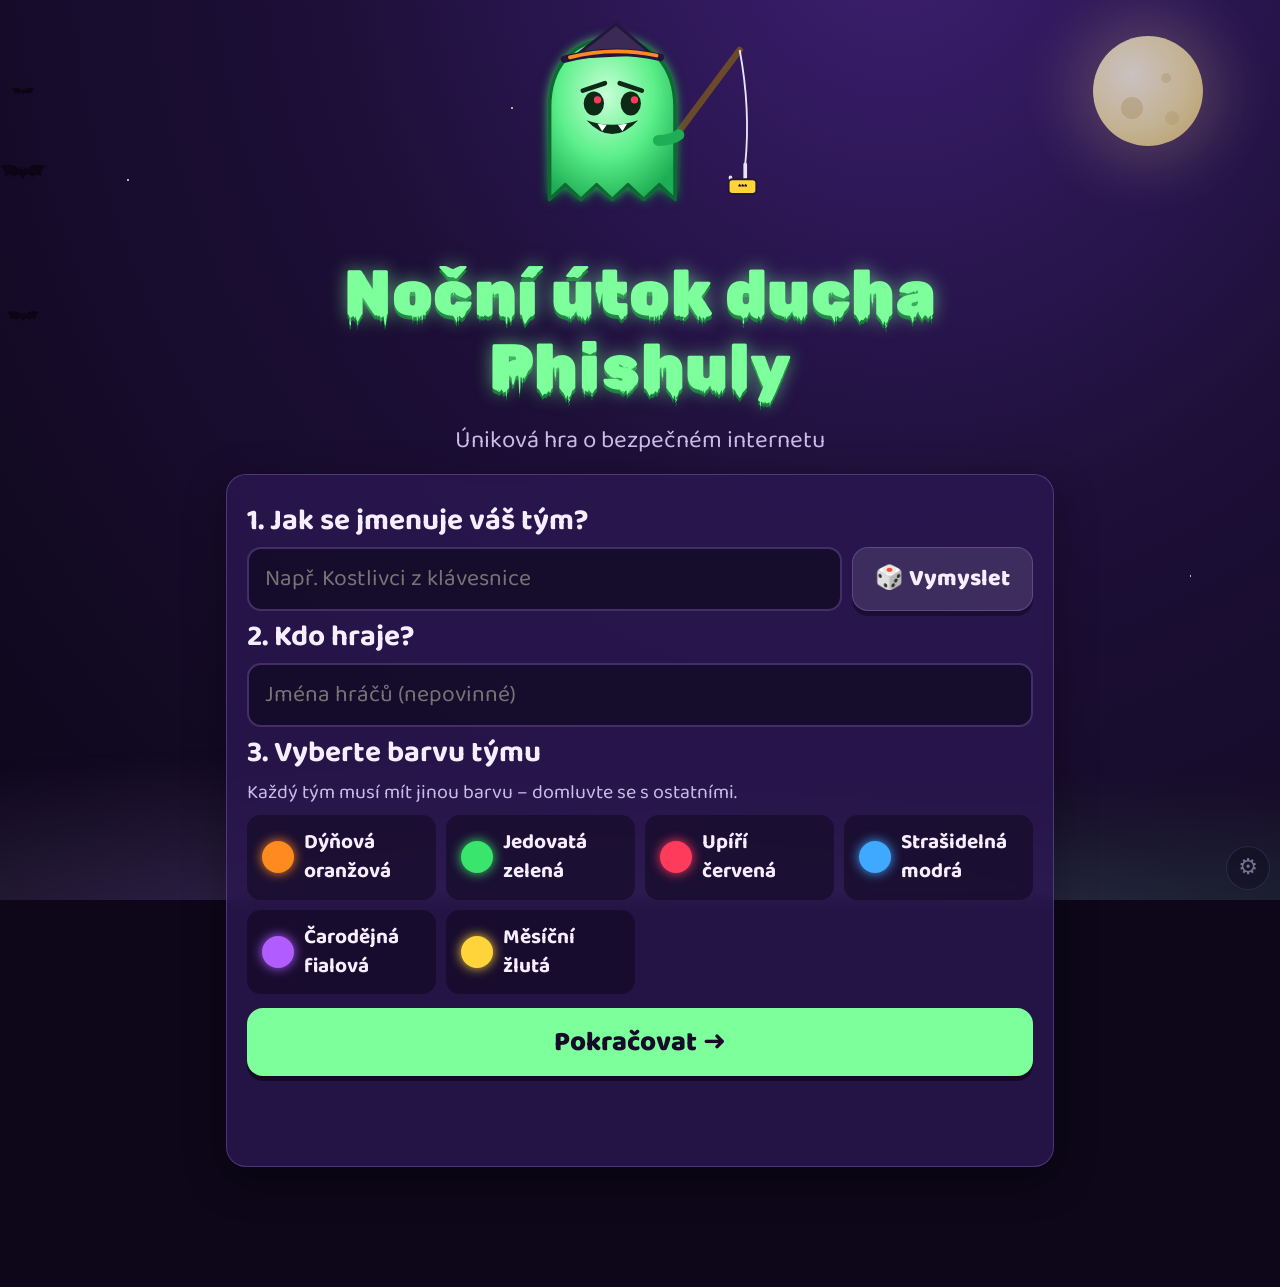
<file: index.html>
<!doctype html>
<html lang="cs">
<head>
<meta charset="utf-8">
<meta name="viewport" content="width=device-width, initial-scale=1, viewport-fit=cover">
<meta name="theme-color" content="#140b24">
<meta name="mobile-web-app-capable" content="yes">
<title>Noční útok ducha Phishuly</title>
<link rel="apple-touch-icon" href="icon-192.png">
<link rel="manifest" href="manifest.webmanifest">
<link rel="icon" href="data:image/svg+xml,%3Csvg xmlns='http://www.w3.org/2000/svg' viewBox='0 0 100 100'%3E%3Ctext y='.9em' font-size='90'%3E👻%3C/text%3E%3C/svg%3E">
<link rel="stylesheet" href="fonts.css">
<link rel="stylesheet" href="style.css">
</head>
<body>
<div class="sky" aria-hidden="true">
  <div class="moon"></div>
  <div class="bat b1"></div><div class="bat b2"></div><div class="bat b3"></div>
  <div class="fog"></div>
</div>
<div id="app"></div>
<div id="overlays"></div>
<noscript><p style="color:#fff;padding:2rem">Hra potřebuje zapnutý JavaScript.</p></noscript>
<script src="jsqr.js"></script>
<script src="qrcode.js"></script>
<script src="data.js"></script>
<script src="game.js"></script>
</body>
</html>
</file>
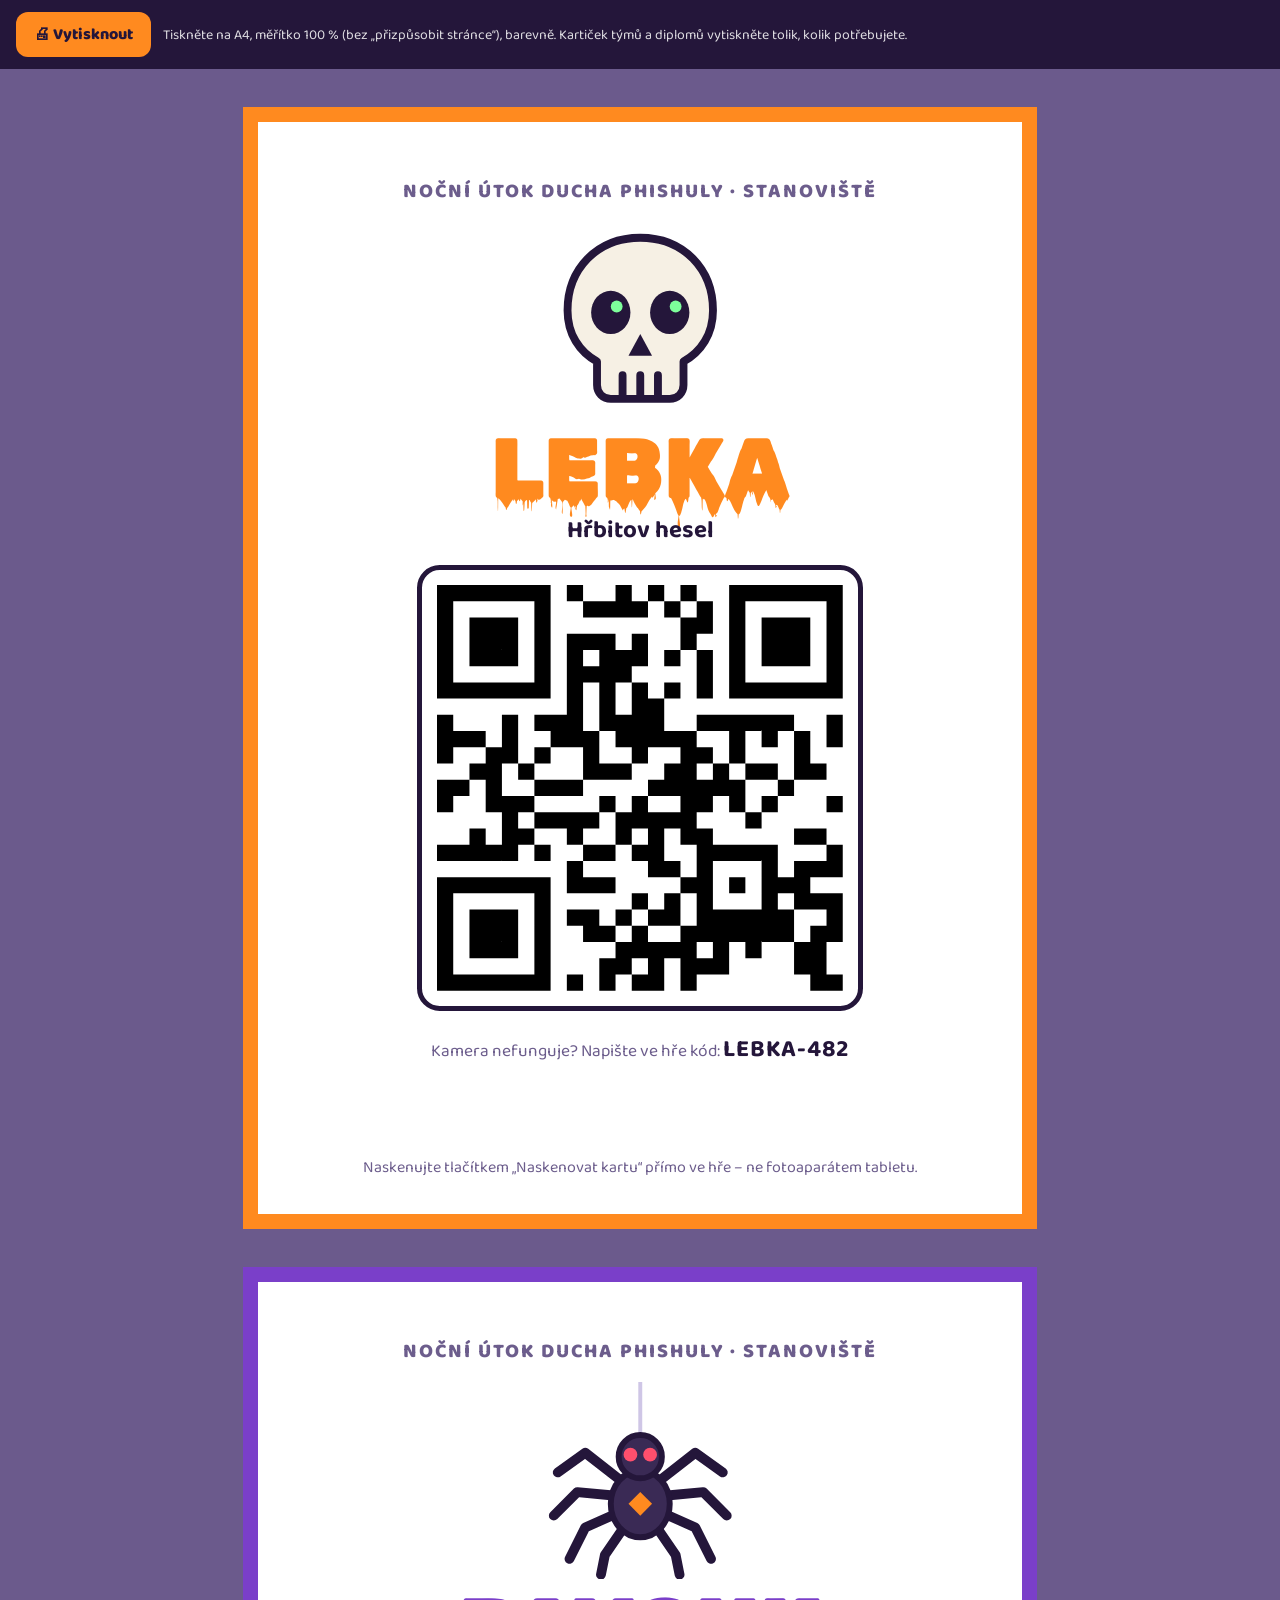
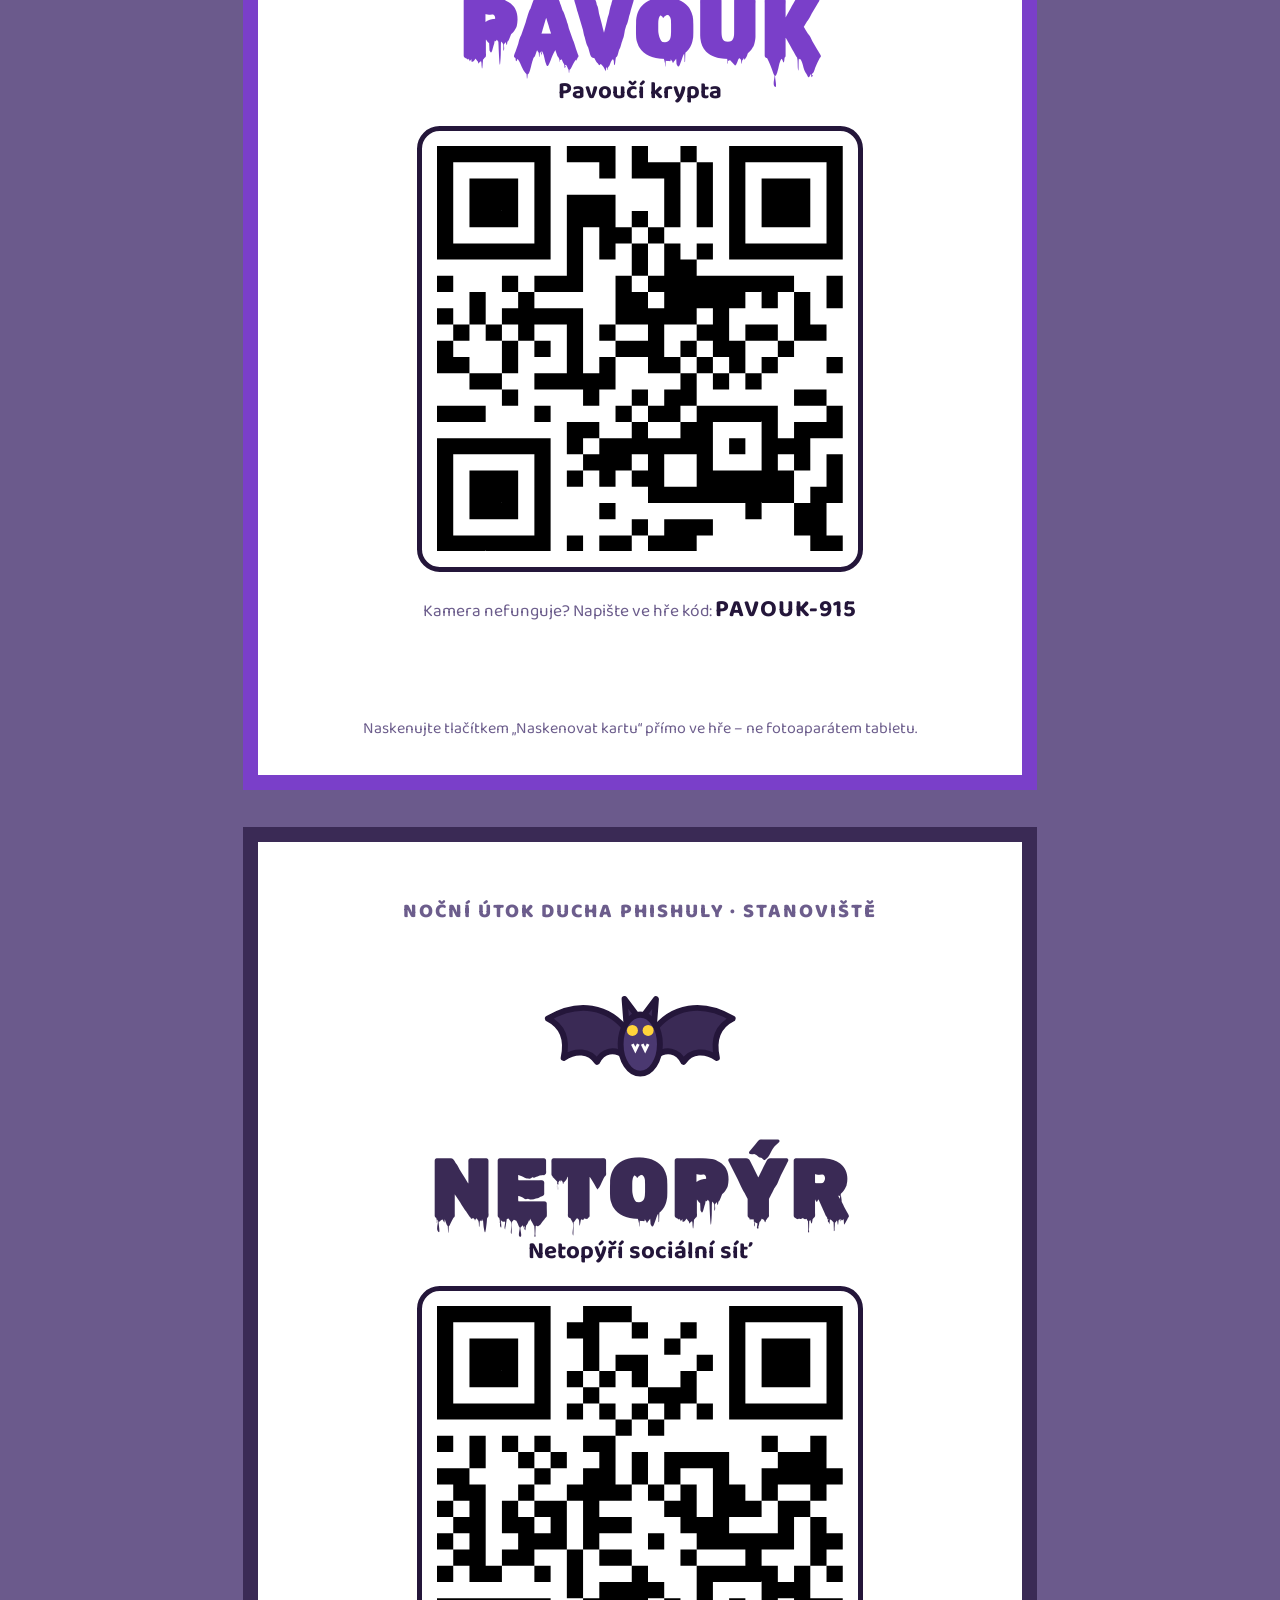
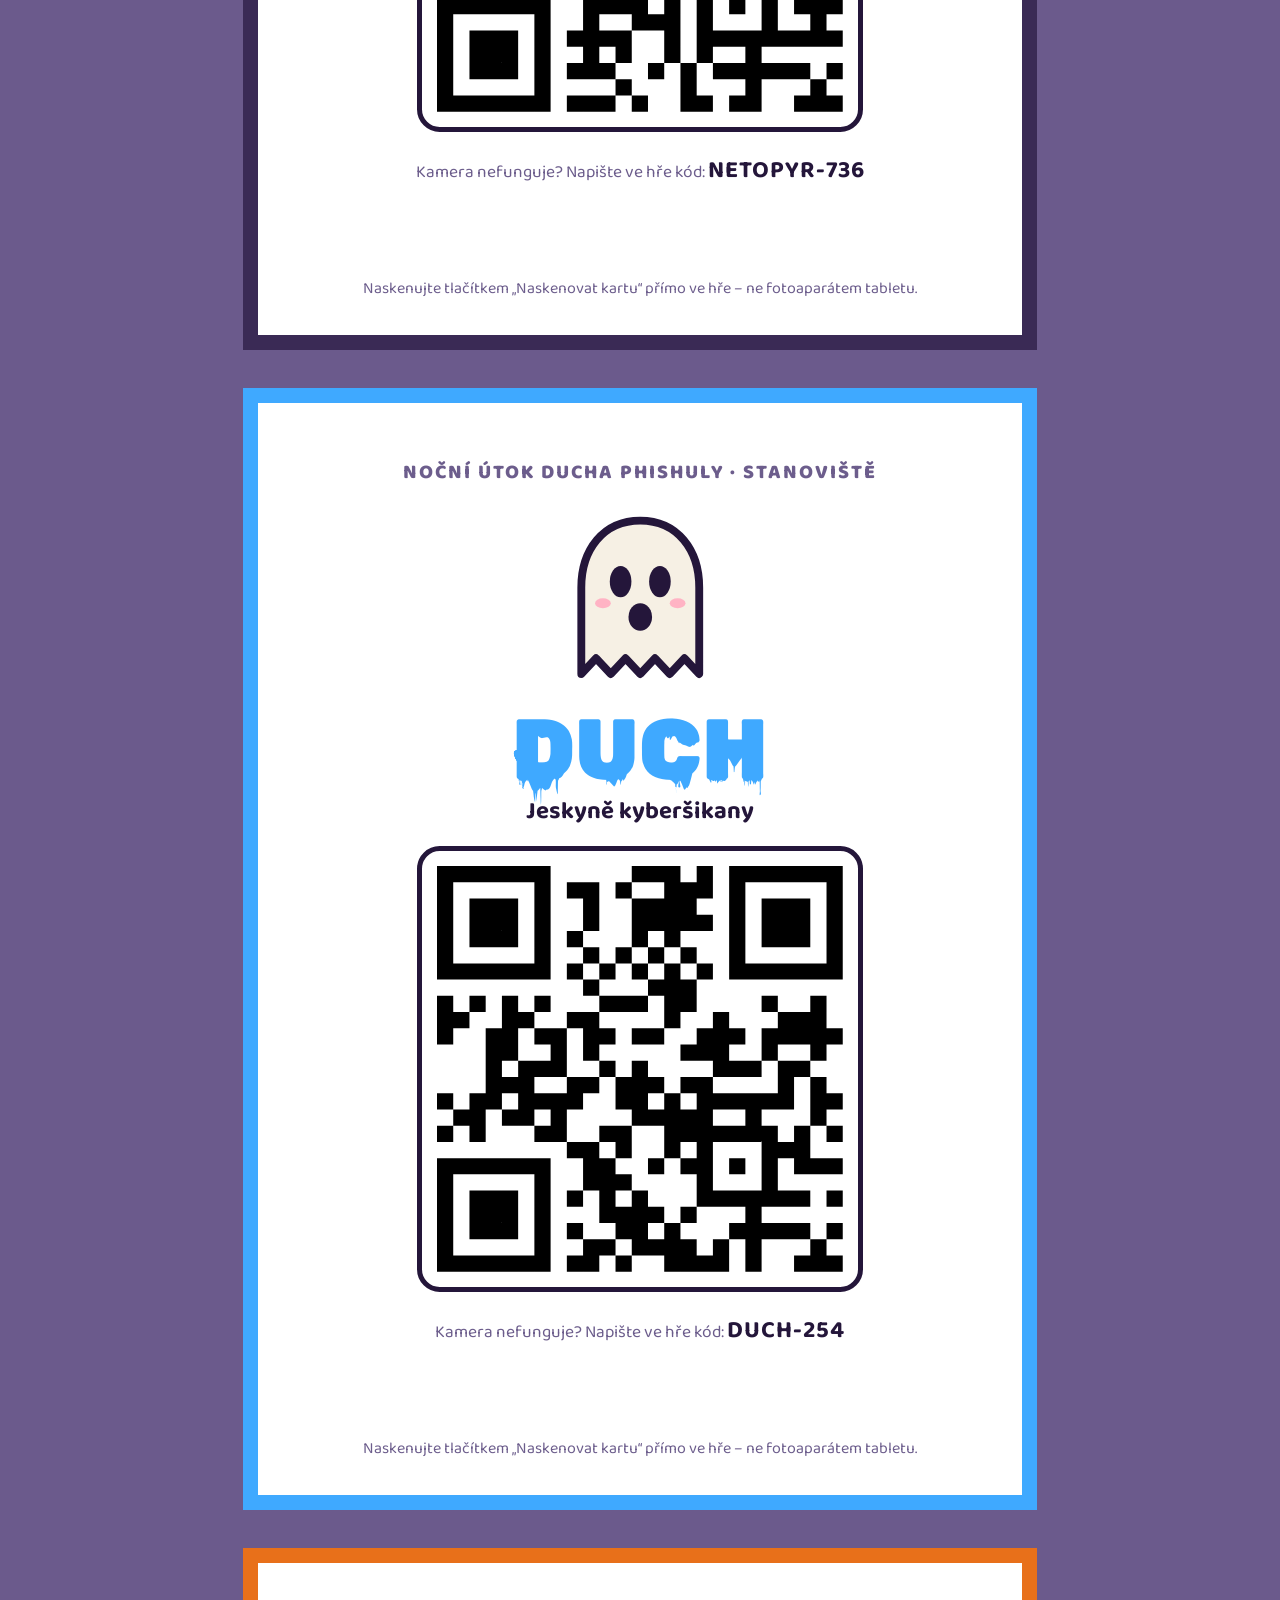
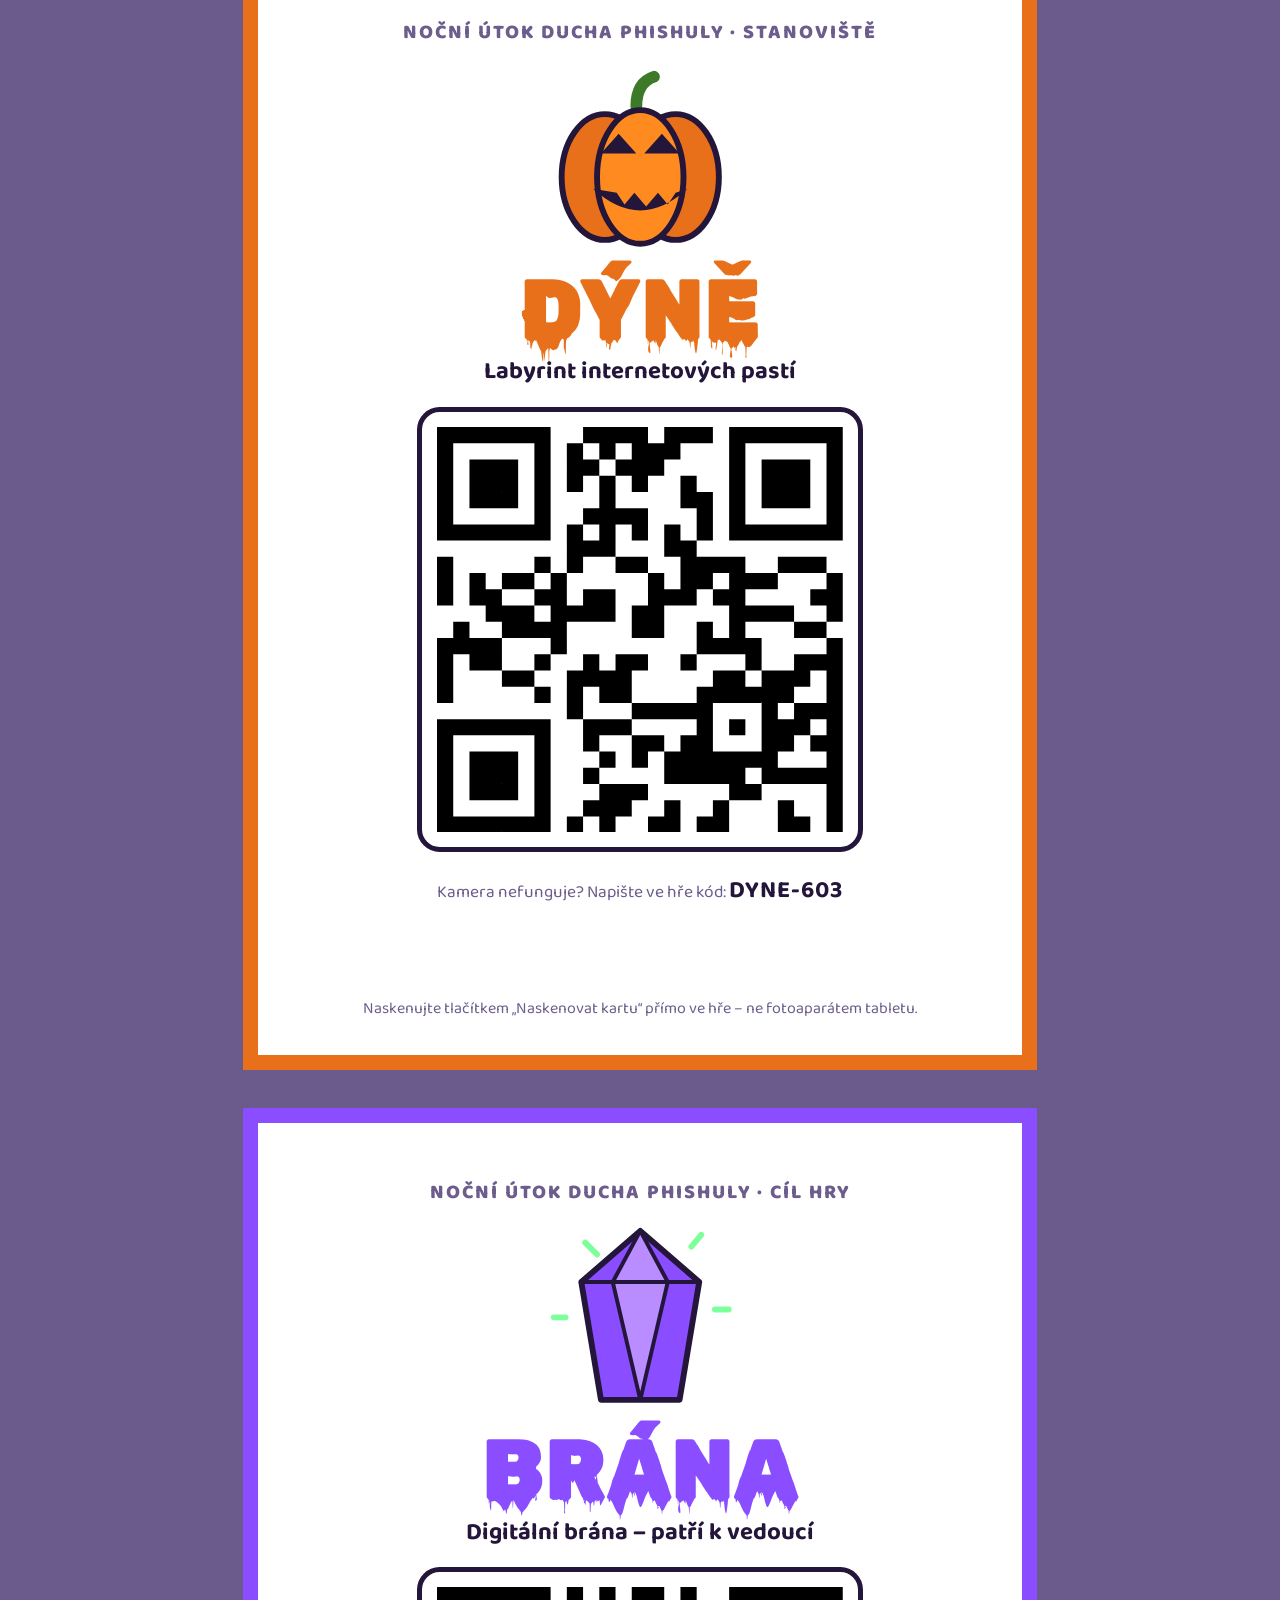
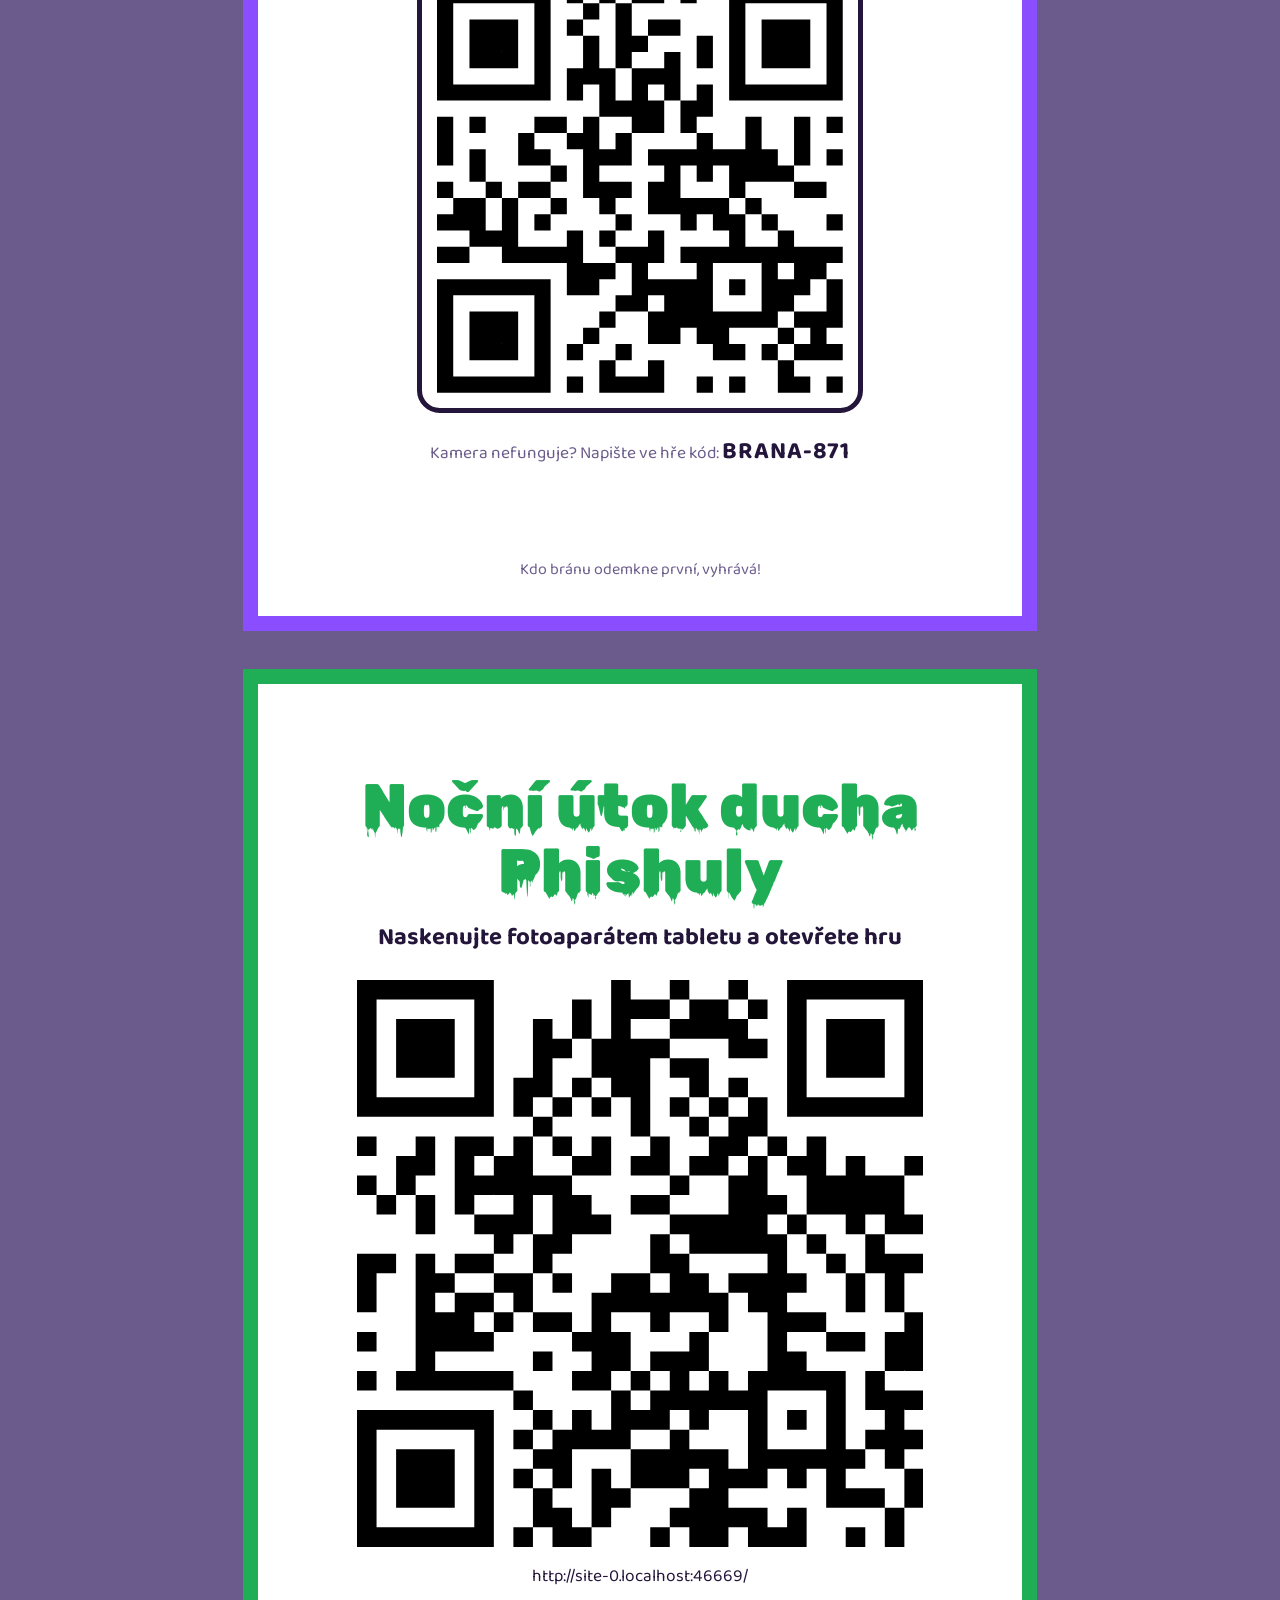
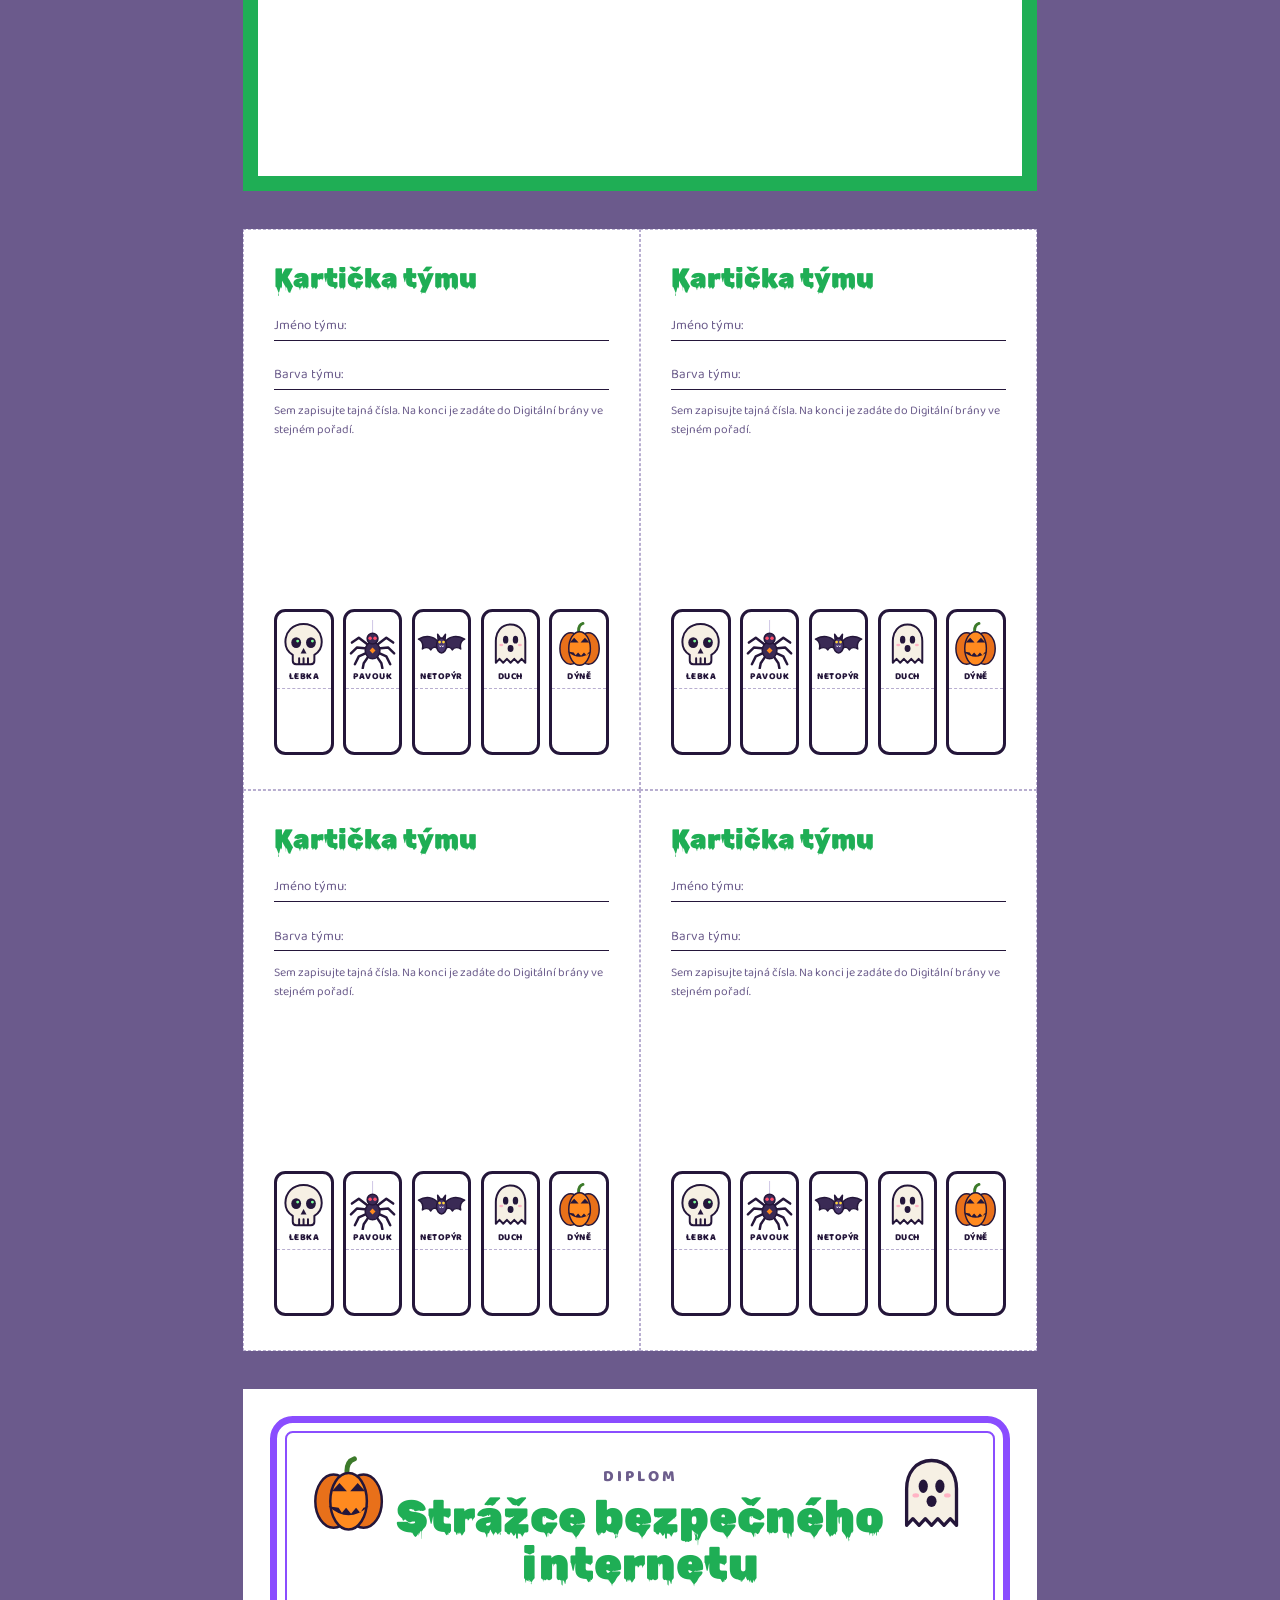
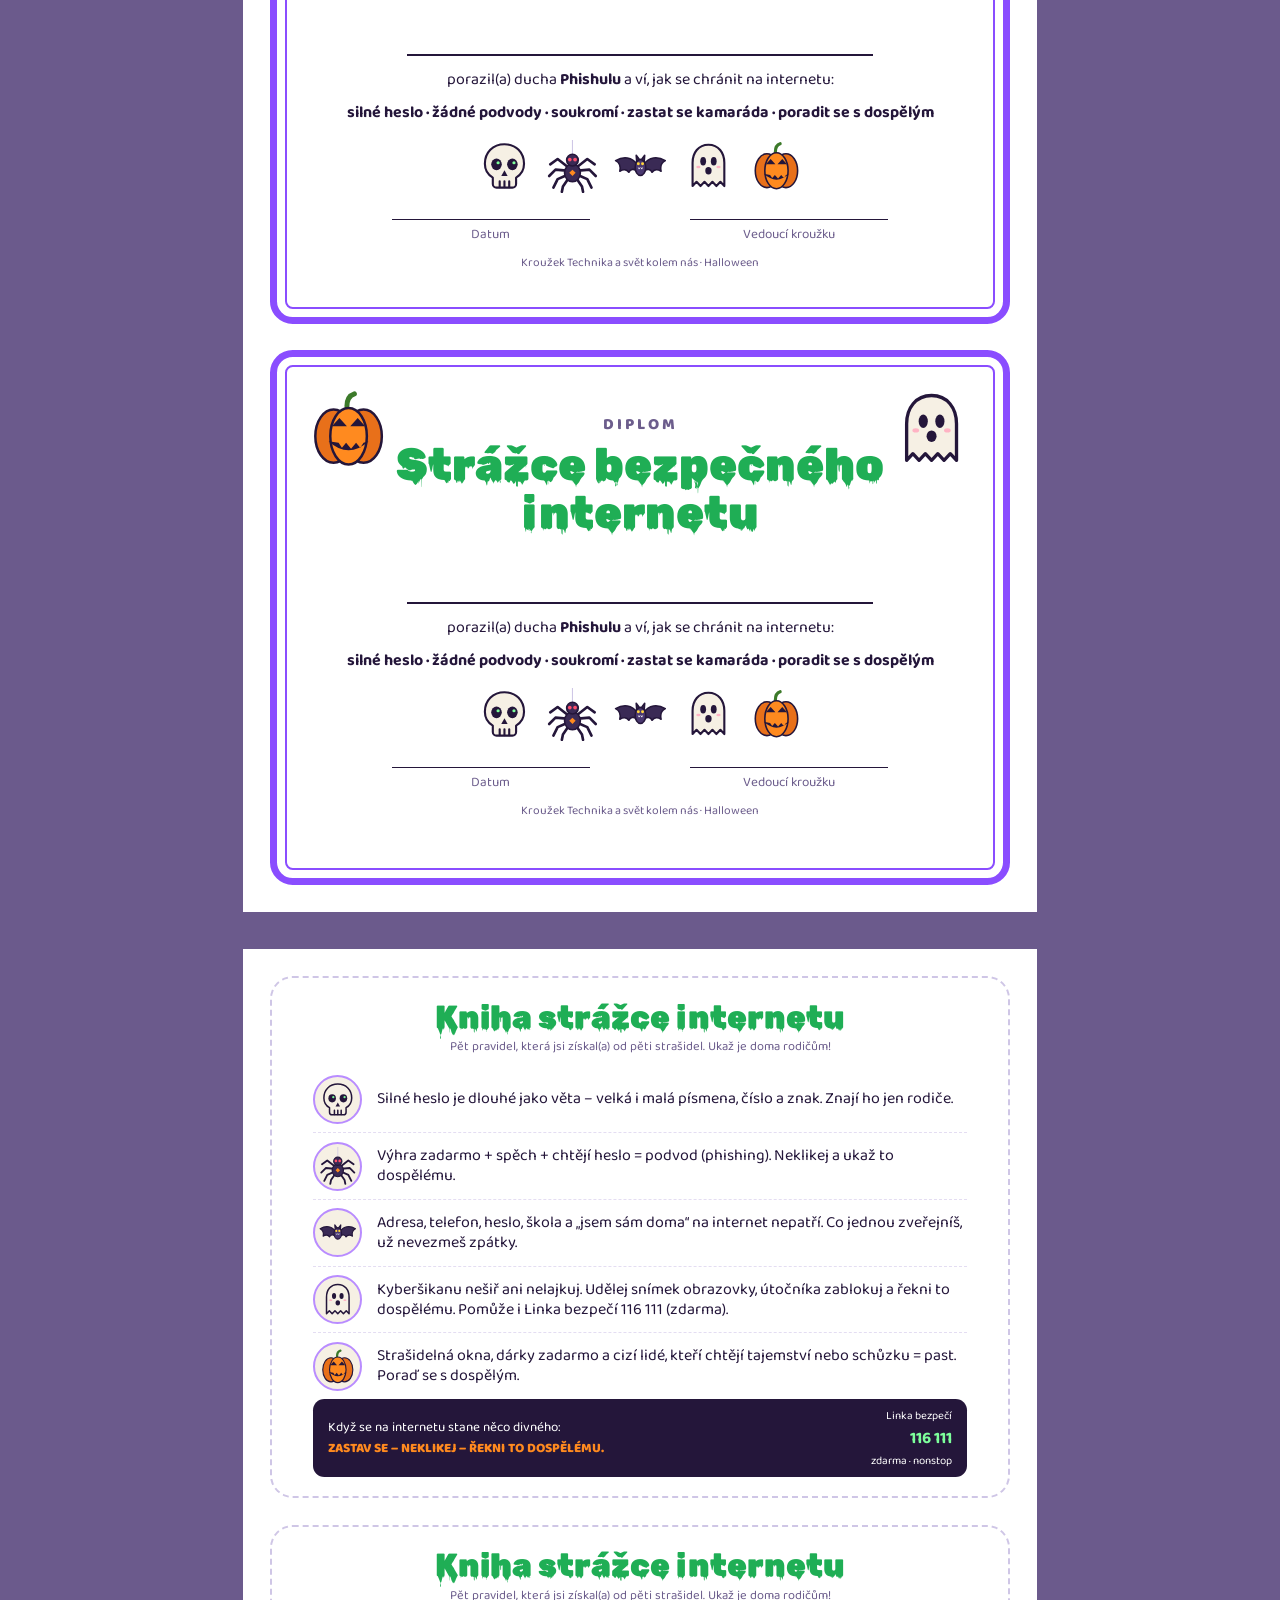
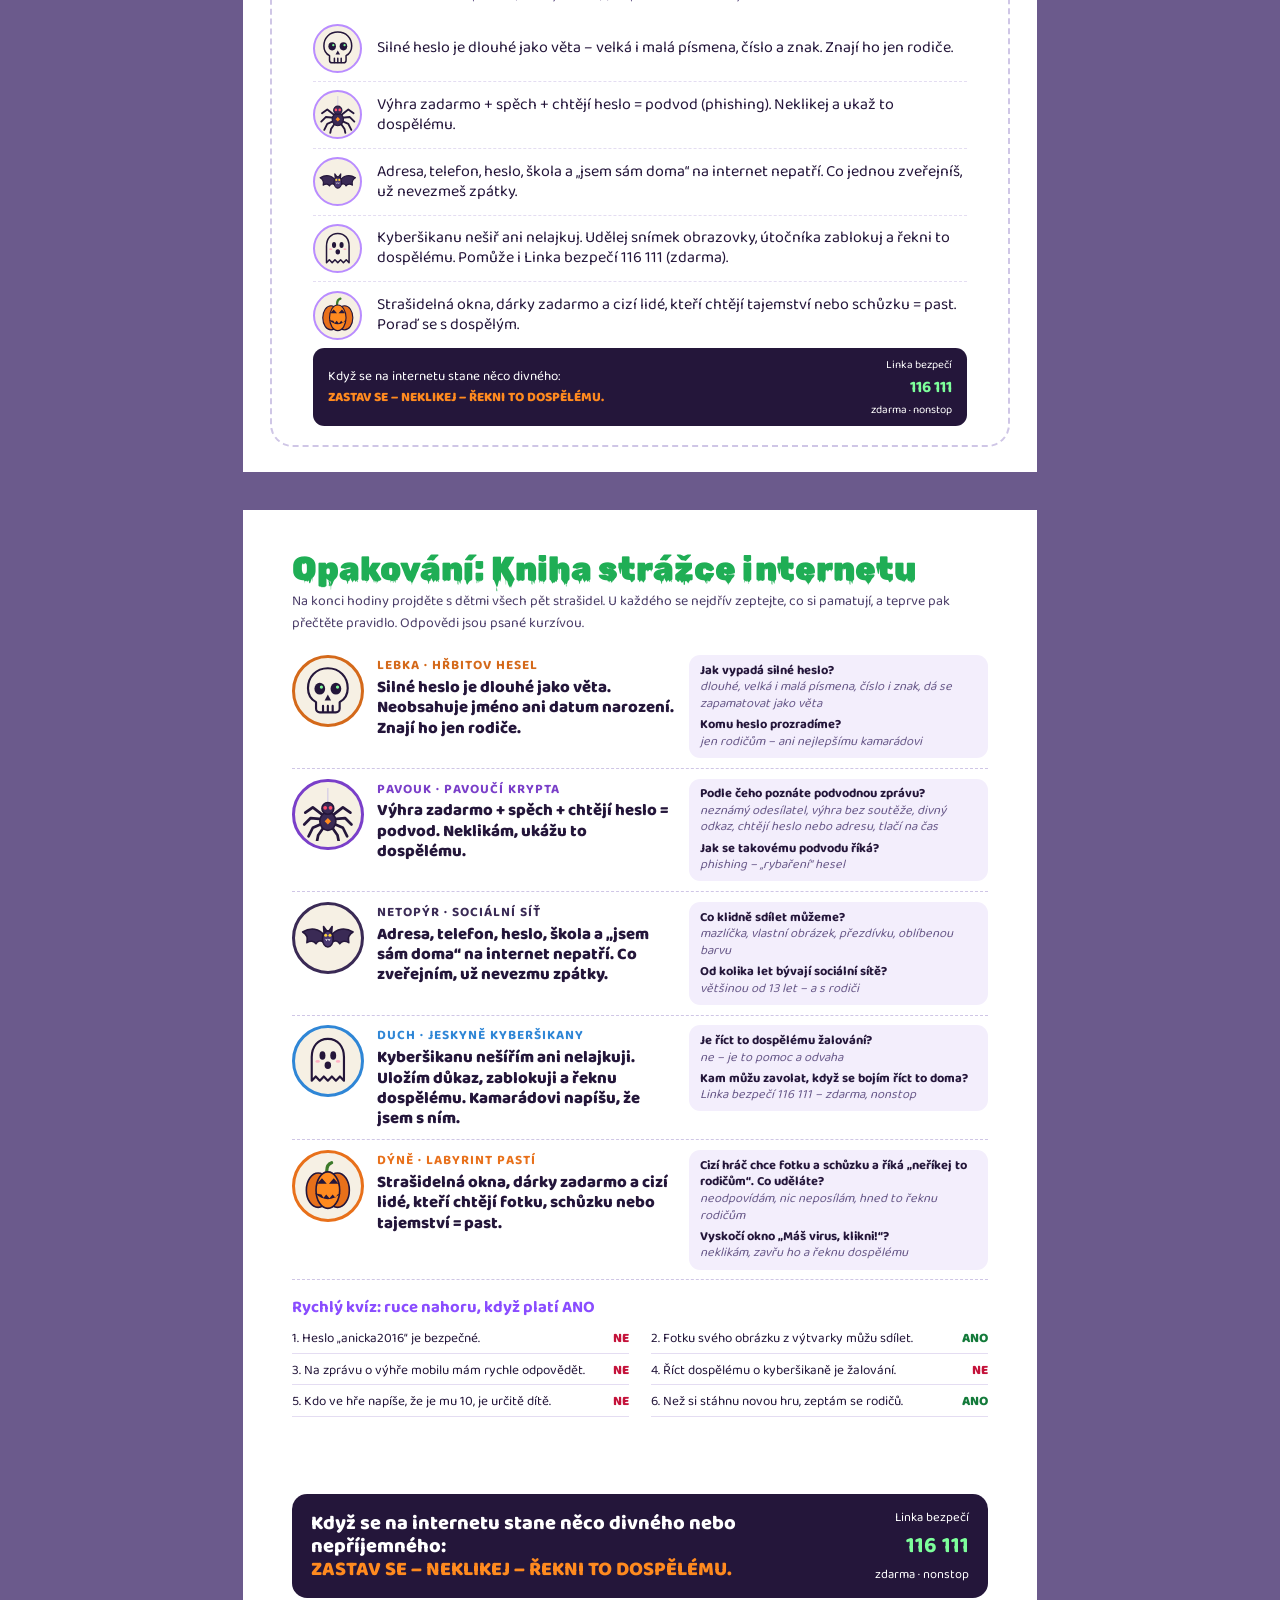
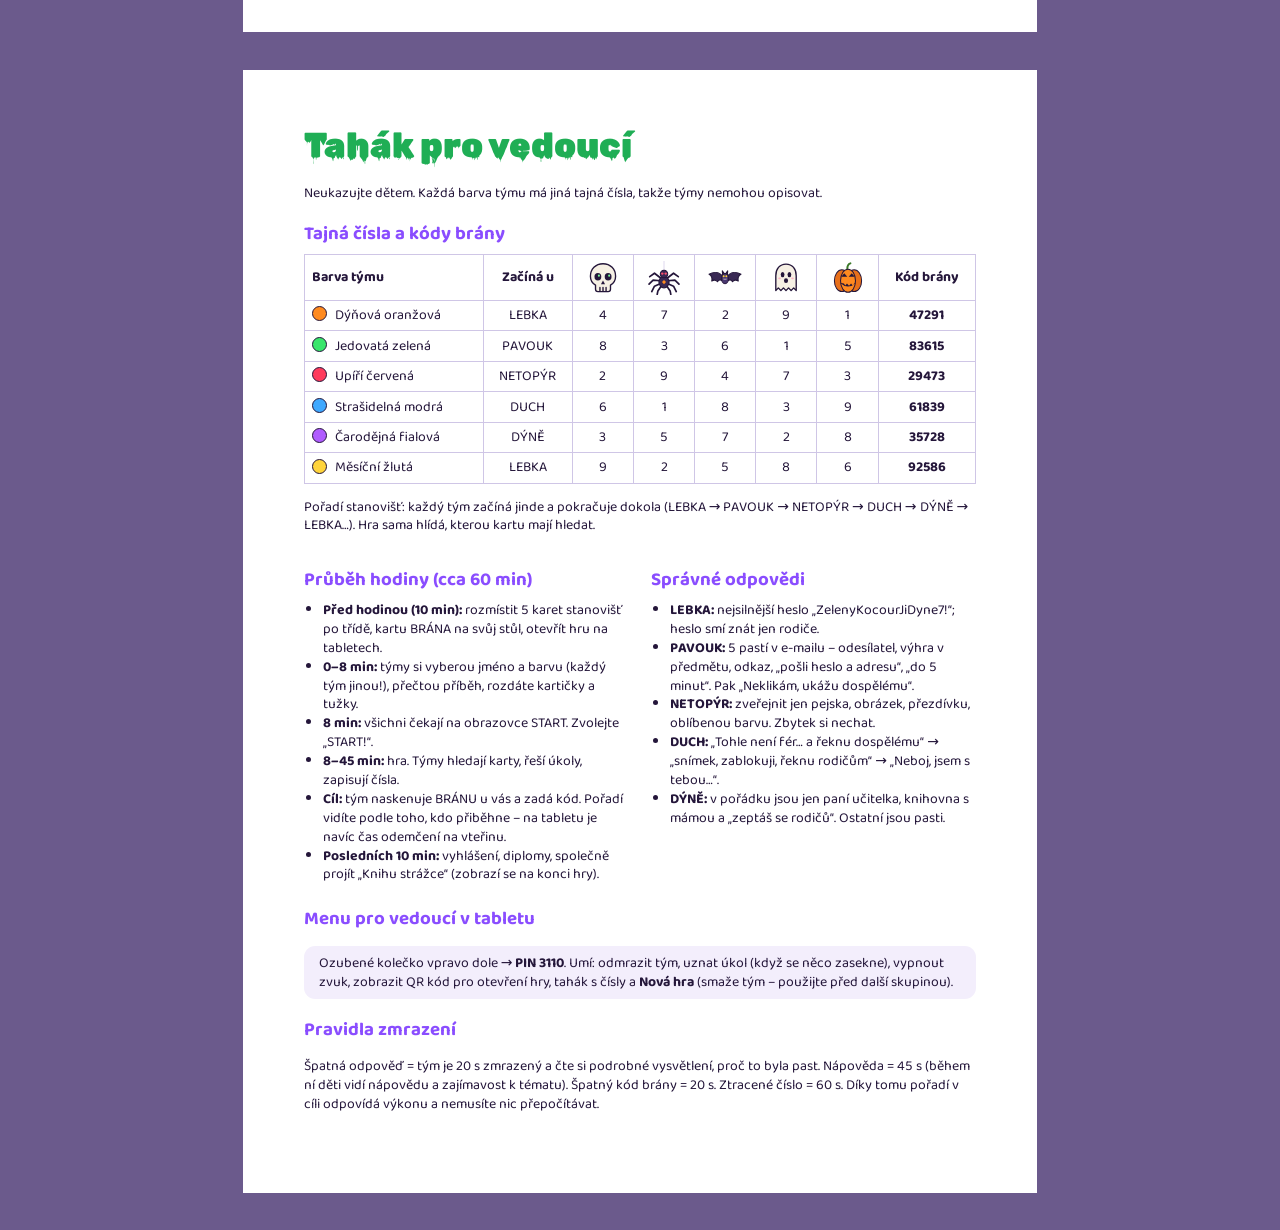
<file: tisk.html>
<!doctype html>
<html lang="cs">
<head>
<meta charset="utf-8">
<meta name="viewport" content="width=device-width, initial-scale=1">
<title>Phishula – karty k tisku</title>
<link rel="stylesheet" href="fonts.css">
<style>
  @page { size: A4 portrait; margin: 0; }
  * { box-sizing: border-box; }
  html, body { margin: 0; }
  body { font-family: 'Baloo 2', system-ui, sans-serif; color: #24163a; background: #6b5a8c; -webkit-print-color-adjust: exact; print-color-adjust: exact; }
  .toolbar { position: sticky; top: 0; z-index: 2; background: #24163a; color: #fff; padding: 12px 16px; display: flex; gap: 12px; align-items: center; flex-wrap: wrap; }
  .toolbar button { font: inherit; font-weight: 800; border: 0; border-radius: 12px; padding: 10px 18px; background: #ff8a1f; color: #24163a; cursor: pointer; }
  .toolbar p { margin: 0; font-size: 14px; opacity: .85; }
  .page { width: 210mm; height: 297mm; margin: 10mm auto; background: #fff; position: relative; overflow: hidden; page-break-after: always; break-after: page; }
  .page:last-child { page-break-after: auto; break-after: auto; }
  .title { font-family: 'Rubik Wet Paint', 'Baloo 2', sans-serif; font-weight: 400; color: #1fae55; }
  svg { display: block; }

  /* Karta stanoviště */
  .station { padding: 14mm 16mm; display: flex; flex-direction: column; align-items: center; text-align: center; border: 4mm solid var(--c); }
  .station .head { font-size: 15pt; font-weight: 800; letter-spacing: 2px; text-transform: uppercase; color: #6c5d8c; }
  .station .icon { width: 52mm; height: 52mm; margin: 4mm 0 0; }
  .station .icon svg { width: 100%; height: 100%; }
  .station h1 { font-family: 'Rubik Wet Paint', 'Baloo 2', sans-serif; font-weight: 400; font-size: 64pt; line-height: 1; margin: 2mm 0 0; color: var(--c); }
  .station h2 { margin: 0 0 4mm; font-size: 18pt; }
  .station .qr { width: 118mm; height: 118mm; padding: 4mm; border: 1.5mm solid #24163a; border-radius: 6mm; background: #fff; }
  .station .qr svg { width: 100%; height: 100%; }
  .station .code { margin-top: 5mm; font-size: 13pt; color: #6c5d8c; }
  .station .code b { font-size: 18pt; color: #24163a; letter-spacing: 1px; }
  .station .foot { position: absolute; bottom: 9mm; left: 0; right: 0; font-size: 12pt; color: #6c5d8c; }

  /* Start */
  .start { padding: 20mm; display: flex; flex-direction: column; align-items: center; text-align: center; border: 4mm solid #1fae55; }
  .start h1 { font-size: 46pt; margin: 4mm 0; line-height: 1.05; }
  .start .qr { width: 150mm; height: 150mm; }
  .start .qr svg { width: 100%; height: 100%; }
  .start .url { font-size: 13pt; word-break: break-all; margin-top: 4mm; }
  .start ol { text-align: left; font-size: 15pt; }

  /* Kartičky týmů */
  .cards { display: grid; grid-template-columns: 1fr 1fr; grid-template-rows: 1fr 1fr; height: 100%; }
  .tcard { border: 0.4mm dashed #b8aed0; padding: 9mm 8mm; display: flex; flex-direction: column; }
  .tcard h3 { margin: 0; font-family: 'Rubik Wet Paint', 'Baloo 2', sans-serif; font-weight: 400; color: #1fae55; font-size: 20pt; line-height: 1.05; }
  .tcard .line { border-bottom: 0.5mm solid #24163a; height: 10mm; margin-top: 3mm; font-size: 10pt; color: #6c5d8c; display: flex; align-items: flex-end; padding-bottom: 1mm; }
  .tcard .boxes { display: grid; grid-template-columns: repeat(5, 1fr); gap: 2.5mm; margin-top: auto; }
  .tcard .box { border: 0.8mm solid #24163a; border-radius: 3mm; display: flex; flex-direction: column; align-items: center; padding: 2mm 0 0; }
  .tcard .box svg { width: 13mm; height: 13mm; }
  .tcard .box span { font-size: 7pt; font-weight: 800; letter-spacing: .5px; }
  .tcard .box i { display: block; width: 100%; height: 17mm; border-top: 0.5mm dashed #b8aed0; margin-top: 1mm; }
  .tcard .note { font-size: 9pt; color: #6c5d8c; margin: 3mm 0; }

  /* Diplomy (2 na stránku) */
  .diplomas { display: grid; grid-template-rows: 1fr 1fr; height: 100%; }
  .diploma { margin: 7mm; border: 2mm solid #8a4dff; border-radius: 6mm; outline: 0.6mm solid #8a4dff; outline-offset: -4.5mm; position: relative; padding: 9mm 14mm; text-align: center; display: flex; flex-direction: column; align-items: center; justify-content: center; }
  .diploma + .diploma { margin-top: 0; }
  .diploma .d-top { font-size: 12pt; letter-spacing: 3px; text-transform: uppercase; color: #6c5d8c; font-weight: 800; }
  .diploma h1 { font-size: 34pt; margin: 1mm 0; line-height: 1.05; }
  .diploma .name { width: 75%; border-bottom: 0.6mm solid #24163a; height: 13mm; margin: 4mm 0 2mm; }
  .diploma p { margin: 1mm 0; font-size: 12pt; }
  .diploma .row { display: flex; gap: 4mm; margin: 3mm 0; }
  .diploma .row svg { width: 14mm; height: 14mm; }
  .diploma .sig { display: flex; justify-content: space-between; width: 80%; margin-top: 4mm; font-size: 10pt; color: #6c5d8c; }
  .diploma .sig div { border-top: 0.4mm solid #24163a; width: 40%; padding-top: 1mm; }
  .diploma .corner { position: absolute; width: 22mm; height: 22mm; }
  .diploma .c1 { left: 8mm; top: 8mm; } .diploma .c2 { right: 8mm; top: 8mm; }

  /* Zadní strana diplomu */
  .book { margin: 7mm; border: 0.6mm dashed #cfc6e6; border-radius: 6mm; padding: 6mm 11mm 5mm; display: flex; flex-direction: column; }
  .book + .book { margin-top: 0; }
  .book h1 { font-size: 24pt; margin: 0; text-align: center; line-height: 1.05; }
  .book .sub { text-align: center; font-size: 9.5pt; color: #6c5d8c; margin: .5mm 0 2.5mm; }
  .book ul { list-style: none; margin: 0; padding: 0; }
  .book li { display: flex; align-items: center; gap: 4mm; padding: 2.2mm 0; border-bottom: 0.3mm dashed #e4ddf2; font-size: 12pt; line-height: 1.25; }
  .book li:last-child { border-bottom: 0; }
  .book li i { flex: none; width: 13mm; height: 13mm; border-radius: 50%; background: #f6f0e4; border: 0.6mm solid #b98cff; padding: 1mm; }
  .book li i svg { width: 100%; height: 100%; }
  .book .gold { margin-top: auto; background: #24163a; color: #fff; border-radius: 3mm; padding: 2mm 4mm; display: flex; align-items: center; gap: 4mm; font-size: 10pt; }
  .book .gold em { font-style: normal; color: #ff8a1f; font-weight: 800; }
  .book .gold span { margin-left: auto; white-space: nowrap; text-align: right; font-size: 8.5pt; }
  .book .gold b { color: #7dff9b; font-size: 12.5pt; }

  /* Opakování */
  .review { padding: 11mm 13mm 9mm; display: flex; flex-direction: column; }
  .review h1 { font-size: 25pt; margin: 0; line-height: 1.05; }
  .review .intro { margin: 1mm 0 3mm; font-size: 10.5pt; color: #4b3d68; }
  .rv { display: grid; grid-template-columns: 19mm 1fr 1fr; gap: 3.5mm; align-items: start; padding: 2.6mm 0; border-bottom: 0.4mm dashed #cfc6e6; }
  .rv .ic { width: 19mm; height: 19mm; border-radius: 50%; background: #f6f0e4; border: 0.8mm solid var(--c); padding: 1.6mm; }
  .rv .ic svg { width: 100%; height: 100%; }
  .rv h3 { margin: 0; font-size: 10pt; letter-spacing: 1px; text-transform: uppercase; color: var(--c); }
  .rv .rule { margin: .5mm 0 0; font-size: 12.5pt; font-weight: 800; line-height: 1.22; }
  .rv .ask { background: #f3eefc; border-radius: 3mm; padding: 2mm 3mm; font-size: 9.6pt; line-height: 1.3; }
  .rv .ask p { margin: 0 0 1.2mm; }
  .rv .ask p:last-child { margin: 0; }
  .rv .ask i { color: #6c5d8c; }
  .rv .ask b { color: #24163a; }
  .quiz { margin-top: 3.5mm; display: grid; grid-template-columns: 1fr 1fr; gap: 1.5mm 6mm; font-size: 10pt; }
  .quiz h2 { grid-column: 1 / -1; margin: 0 0 .5mm; font-size: 12.5pt; color: #8a4dff; }
  .quiz div { display: flex; justify-content: space-between; gap: 3mm; border-bottom: 0.3mm solid #e4ddf2; padding-bottom: 1mm; }
  .quiz span { font-weight: 800; white-space: nowrap; }
  .quiz .ano { color: #137a3a; } .quiz .ne { color: #c4123a; }
  .golden { margin-top: auto; background: #24163a; color: #fff; border-radius: 4mm; padding: 3.5mm 5mm; display: flex; align-items: center; gap: 5mm; }
  .golden .big { font-size: 15pt; font-weight: 800; line-height: 1.15; }
  .golden .big em { font-style: normal; color: #ff8a1f; }
  .golden .lb { margin-left: auto; text-align: right; font-size: 9.5pt; white-space: nowrap; }
  .golden .lb b { display: block; font-size: 17pt; color: #7dff9b; }

  /* Tahák */
  .cheat { padding: 14mm 16mm; font-size: 10.5pt; line-height: 1.35; }
  .cheat h1 { font-size: 26pt; margin: 0; }
  .cheat h2 { font-size: 14pt; margin: 5mm 0 2mm; color: #8a4dff; }
  .cheat table { width: 100%; border-collapse: collapse; }
  .cheat th, .cheat td { border: 0.3mm solid #cfc6e6; padding: 1.4mm 2mm; text-align: center; }
  .cheat td:first-child, .cheat th:first-child { text-align: left; }
  .cheat .dot { display: inline-block; width: 4mm; height: 4mm; border-radius: 50%; margin-right: 2mm; vertical-align: -0.6mm; border: 0.3mm solid #24163a; }
  .cheat th svg { width: 9mm; height: 9mm; margin: 0 auto; }
  .cheat ul { margin: 1mm 0; padding-left: 5mm; }
  .cheat .two { display: grid; grid-template-columns: 1fr 1fr; gap: 6mm; }
  .cheat .pin { background: #f3eefc; border-radius: 3mm; padding: 2mm 4mm; }

  @media print {
    body { background: #fff; }
    .toolbar { display: none; }
    .page { margin: 0; }
  }
</style>
</head>
<body>
<div class="toolbar">
  <button onclick="window.print()">🖨 Vytisknout</button>
  <p>Tiskněte na A4, měřítko 100 % (bez „přizpůsobit stránce“), barevně. Kartiček týmů a diplomů vytiskněte tolik, kolik potřebujete.</p>
</div>
<div id="pages"></div>
<script src="qrcode.js"></script>
<script src="data.js"></script>
<script>
(function () {
  var D = window.PH, out = [];
  var params = new URLSearchParams(location.search);
  var only = params.get('jen'); // pro vytvoření PDF: karty|start|kartičky|diplomy|tahák
  function qrSvg(text) {
    var q = qrcode(0, 'M'); q.addData(text); q.make();
    return q.createSvgTag({ cellSize: 4, margin: 0, scalable: true });
  }
  function want(k) { return !only || only.split(',').indexOf(k) >= 0; }
  var stColors = ['#ff8a1f', '#7a3fc9', '#3a2a55', '#3fa9ff', '#e8701a'];

  // 1) Karty stanovišť
  if (want('karty')) {
    D.STATIONS.forEach(function (st, i) {
      out.push('<section class="page station" style="--c:' + stColors[i] + '">' +
        '<div class="head">Noční útok ducha Phishuly · stanoviště</div>' +
        '<div class="icon">' + D.ICONS[st.key] + '</div>' +
        '<h1>' + st.symbol + '</h1><h2>' + st.name + '</h2>' +
        '<div class="qr">' + qrSvg(st.qr) + '</div>' +
        '<div class="code">Kamera nefunguje? Napište ve hře kód: <b>' + st.code + '</b></div>' +
        '<div class="foot">Naskenujte tlačítkem „Naskenovat kartu“ přímo ve hře – ne fotoaparátem tabletu.</div>' +
        '</section>');
    });
    out.push('<section class="page station" style="--c:#8a4dff">' +
      '<div class="head">Noční útok ducha Phishuly · cíl hry</div>' +
      '<div class="icon">' + D.ICONS.brana + '</div>' +
      '<h1>BRÁNA</h1><h2>Digitální brána – patří k vedoucí</h2>' +
      '<div class="qr">' + qrSvg(D.GATE.qr) + '</div>' +
      '<div class="code">Kamera nefunguje? Napište ve hře kód: <b>' + D.GATE.code + '</b></div>' +
      '<div class="foot">Kdo bránu odemkne první, vyhrává!</div></section>');
  }

  // 2) Startovní QR (jen když hra běží z internetu)
  if (want('start') && /^https?:/.test(location.protocol)) {
    var url = location.href.split('#')[0].split('?')[0].replace(/tisk\.html$/, '');
    out.push('<section class="page start">' +
      '<h1 class="title">Noční útok ducha Phishuly</h1>' +
      '<p style="font-size:18pt;margin:0 0 6mm"><b>Naskenujte fotoaparátem tabletu a otevřete hru</b></p>' +
      '<div class="qr">' + qrSvg(url) + '</div>' +
      '<div class="url">' + url + '</div>' +
      '</section>');
  }

  // 3) Kartičky týmů (4 na stránku)
  if (want('karticky')) {
    var card = '<div class="tcard"><h3>Kartička týmu</h3>' +
      '<div class="line">Jméno týmu:</div><div class="line">Barva týmu:</div>' +
      '<p class="note">Sem zapisujte tajná čísla. Na konci je zadáte do Digitální brány ve stejném pořadí.</p>' +
      '<div class="boxes">' + D.STATIONS.map(function (st) {
        return '<div class="box">' + D.ICONS[st.key] + '<span>' + st.symbol + '</span><i></i></div>';
      }).join('') + '</div></div>';
    out.push('<section class="page"><div class="cards">' + card + card + card + card + '</div></section>');
  }

  // 4) Diplomy (2 na stránku)
  if (want('diplomy')) {
    var dip = '<div class="diploma">' +
      '<div class="corner c1">' + D.ICONS.dyne + '</div><div class="corner c2">' + D.ICONS.duch + '</div>' +
      '<div class="d-top">Diplom</div>' +
      '<h1 class="title">Strážce bezpečného internetu</h1>' +
      '<div class="name"></div>' +
      '<p>porazil(a) ducha <b>Phishulu</b> a ví, jak se chránit na internetu:</p>' +
      '<p><b>silné heslo · žádné podvody · soukromí · zastat se kamaráda · poradit se s dospělým</b></p>' +
      '<div class="row">' + D.STATIONS.map(function (s) { return D.ICONS[s.key]; }).join('') + '</div>' +
      '<div class="sig"><div>Datum</div><div>Vedoucí kroužku</div></div>' +
      '<p style="font-size:9pt;color:#6c5d8c;margin-top:2mm">Kroužek Technika a svět kolem nás · Halloween</p></div>';
    out.push('<section class="page"><div class="diplomas">' + dip + dip + '</div></section>');
    // zadní strana – tisknout oboustranně (otočení podle dlouhé strany)
    var book = '<div class="book"><h1 class="title">Kniha strážce internetu</h1>' +
      '<p class="sub">Pět pravidel, která jsi získal(a) od pěti strašidel. Ukaž je doma rodičům!</p><ul>' +
      D.STATIONS.map(function (st) { return '<li><i>' + D.ICONS[st.key] + '</i><span>' + D.RULES[st.key] + '</span></li>'; }).join('') +
      '</ul><div class="gold"><div>Když se na internetu stane něco divného:<br><em>ZASTAV SE – NEKLIKEJ – ŘEKNI TO DOSPĚLÉMU.</em></div>' +
      '<span>Linka bezpečí<br><b>116 111</b><br>zdarma · nonstop</span></div></div>';
    out.push('<section class="page"><div class="diplomas">' + book + book + '</div></section>');
  }

  // 5) Opakování na konec hodiny
  if (want('opakovani')) {
    var RV = [
      { k: 'lebka', c: '#d4691a', name: 'Lebka · Hřbitov hesel',
        rule: 'Silné heslo je dlouhé jako věta. Neobsahuje jméno ani datum narození. Znají ho jen rodiče.',
        q: [['Jak vypadá silné heslo?', 'dlouhé, velká i malá písmena, číslo i znak, dá se zapamatovat jako věta'],
            ['Komu heslo prozradíme?', 'jen rodičům – ani nejlepšímu kamarádovi']] },
      { k: 'pavouk', c: '#7a3fc9', name: 'Pavouk · Pavoučí krypta',
        rule: 'Výhra zadarmo + spěch + chtějí heslo = podvod. Neklikám, ukážu to dospělému.',
        q: [['Podle čeho poznáte podvodnou zprávu?', 'neznámý odesílatel, výhra bez soutěže, divný odkaz, chtějí heslo nebo adresu, tlačí na čas'],
            ['Jak se takovému podvodu říká?', 'phishing – „rybaření“ hesel']] },
      { k: 'netopyr', c: '#3a2a55', name: 'Netopýr · Sociální síť',
        rule: 'Adresa, telefon, heslo, škola a „jsem sám doma“ na internet nepatří. Co zveřejním, už nevezmu zpátky.',
        q: [['Co klidně sdílet můžeme?', 'mazlíčka, vlastní obrázek, přezdívku, oblíbenou barvu'],
            ['Od kolika let bývají sociální sítě?', 'většinou od 13 let – a s rodiči']] },
      { k: 'duch', c: '#2f86d6', name: 'Duch · Jeskyně kyberšikany',
        rule: 'Kyberšikanu nešířím ani nelajkuji. Uložím důkaz, zablokuji a řeknu dospělému. Kamarádovi napíšu, že jsem s ním.',
        q: [['Je říct to dospělému žalování?', 'ne – je to pomoc a odvaha'],
            ['Kam můžu zavolat, když se bojím říct to doma?', 'Linka bezpečí 116 111 – zdarma, nonstop']] },
      { k: 'dyne', c: '#e8701a', name: 'Dýně · Labyrint pastí',
        rule: 'Strašidelná okna, dárky zadarmo a cizí lidé, kteří chtějí fotku, schůzku nebo tajemství = past.',
        q: [['Cizí hráč chce fotku a schůzku a říká „neříkej to rodičům“. Co uděláte?', 'neodpovídám, nic neposílám, hned to řeknu rodičům'],
            ['Vyskočí okno „Máš virus, klikni!“?', 'neklikám, zavřu ho a řeknu dospělému']] }
    ];
    var QZ = [
      ['Heslo „anicka2016“ je bezpečné.', false],
      ['Fotku svého obrázku z výtvarky můžu sdílet.', true],
      ['Na zprávu o výhře mobilu mám rychle odpovědět.', false],
      ['Říct dospělému o kyberšikaně je žalování.', false],
      ['Kdo ve hře napíše, že je mu 10, je určitě dítě.', false],
      ['Než si stáhnu novou hru, zeptám se rodičů.', true]
    ];
    out.push('<section class="page review">' +
      '<h1 class="title">Opakování: Kniha strážce internetu</h1>' +
      '<p class="intro">Na konci hodiny projděte s dětmi všech pět strašidel. U každého se nejdřív zeptejte, co si pamatují, a teprve pak přečtěte pravidlo. Odpovědi jsou psané kurzívou.</p>' +
      RV.map(function (r) {
        return '<div class="rv" style="--c:' + r.c + '"><div class="ic">' + D.ICONS[r.k] + '</div>' +
          '<div><h3>' + r.name + '</h3><p class="rule">' + r.rule + '</p></div>' +
          '<div class="ask">' + r.q.map(function (x) { return '<p><b>' + x[0] + '</b><br><i>' + x[1] + '</i></p>'; }).join('') + '</div></div>';
      }).join('') +
      '<div class="quiz"><h2>Rychlý kvíz: ruce nahoru, když platí ANO</h2>' +
      QZ.map(function (x, i) {
        return '<div>' + (i + 1) + '. ' + x[0] + '<span class="' + (x[1] ? 'ano">ANO' : 'ne">NE') + '</span></div>';
      }).join('') + '</div>' +
      '<div class="golden"><div class="big">Když se na internetu stane něco divného nebo nepříjemného:<br>' +
      '<em>ZASTAV SE – NEKLIKEJ – ŘEKNI TO DOSPĚLÉMU.</em></div>' +
      '<div class="lb">Linka bezpečí<b>116 111</b>zdarma · nonstop</div></div>' +
      '</section>');
  }

  // 6) Tahák pro vedoucí
  if (want('tahak')) {
    var head = '<tr><th>Barva týmu</th><th>Začíná u</th>' + D.STATIONS.map(function (s) { return '<th>' + D.ICONS[s.key] + '</th>'; }).join('') + '<th>Kód brány</th></tr>';
    var rows = D.COLORS.map(function (c, ci) {
      var r = D.routeFor(ci), first = D.STATIONS[r[0] - 1];
      return '<tr><td><span class="dot" style="background:' + c.hex + '"></span>' + c.name + '</td><td>' + first.symbol + '</td>' +
        D.DIGITS[ci].map(function (d) { return '<td>' + d + '</td>'; }).join('') + '<td><b>' + D.DIGITS[ci].join('') + '</b></td></tr>';
    }).join('');
    out.push('<section class="page cheat">' +
      '<h1 class="title">Tahák pro vedoucí</h1>' +
      '<p>Neukazujte dětem. Každá barva týmu má jiná tajná čísla, takže týmy nemohou opisovat.</p>' +
      '<h2>Tajná čísla a kódy brány</h2><table>' + head + rows + '</table>' +
      '<p>Pořadí stanovišť: každý tým začíná jinde a pokračuje dokola (LEBKA → PAVOUK → NETOPÝR → DUCH → DÝNĚ → LEBKA…). Hra sama hlídá, kterou kartu mají hledat.</p>' +
      '<div class="two"><div>' +
      '<h2>Průběh hodiny (cca 60 min)</h2><ul>' +
      '<li><b>Před hodinou (10 min):</b> rozmístit 5 karet stanovišť po třídě, kartu BRÁNA na svůj stůl, otevřít hru na tabletech.</li>' +
      '<li><b>0–8 min:</b> týmy si vyberou jméno a barvu (každý tým jinou!), přečtou příběh, rozdáte kartičky a tužky.</li>' +
      '<li><b>8 min:</b> všichni čekají na obrazovce START. Zvolejte „START!“.</li>' +
      '<li><b>8–45 min:</b> hra. Týmy hledají karty, řeší úkoly, zapisují čísla.</li>' +
      '<li><b>Cíl:</b> tým naskenuje BRÁNU u vás a zadá kód. Pořadí vidíte podle toho, kdo přiběhne – na tabletu je navíc čas odemčení na vteřinu.</li>' +
      '<li><b>Posledních 10 min:</b> vyhlášení, diplomy, společně projít „Knihu strážce“ (zobrazí se na konci hry).</li></ul>' +
      '</div><div>' +
      '<h2>Správné odpovědi</h2><ul>' +
      '<li><b>LEBKA:</b> nejsilnější heslo „ZelenyKocourJiDyne7!“; heslo smí znát jen rodiče.</li>' +
      '<li><b>PAVOUK:</b> 5 pastí v e-mailu – odesílatel, výhra v předmětu, odkaz, „pošli heslo a adresu“, „do 5 minut“. Pak „Neklikám, ukážu dospělému“.</li>' +
      '<li><b>NETOPÝR:</b> zveřejnit jen pejska, obrázek, přezdívku, oblíbenou barvu. Zbytek si nechat.</li>' +
      '<li><b>DUCH:</b> „Tohle není fér… a řeknu dospělému“ → „snímek, zablokuji, řeknu rodičům“ → „Neboj, jsem s tebou…“.</li>' +
      '<li><b>DÝNĚ:</b> v pořádku jsou jen paní učitelka, knihovna s mámou a „zeptáš se rodičů“. Ostatní jsou pasti.</li></ul>' +
      '</div></div>' +
      '<h2>Menu pro vedoucí v tabletu</h2>' +
      '<p class="pin">Ozubené kolečko vpravo dole → <b>PIN 3110</b>. Umí: odmrazit tým, uznat úkol (když se něco zasekne), vypnout zvuk, zobrazit QR kód pro otevření hry, tahák s čísly a <b>Nová hra</b> (smaže tým – použijte před další skupinou).</p>' +
      '<h2>Pravidla zmrazení</h2>' +
      '<p>Špatná odpověď = tým je 20 s zmrazený a čte si podrobné vysvětlení, proč to byla past. Nápověda = 45 s (během ní děti vidí nápovědu a zajímavost k tématu). Špatný kód brány = 20 s. Ztracené číslo = 60 s. Díky tomu pořadí v cíli odpovídá výkonu a nemusíte nic přepočítávat.</p>' +
      '</section>');
  }

  document.getElementById('pages').innerHTML = out.join('');
})();
</script>
</body>
</html>
</file>
<file: fonts.css>
/* Písma: Rubik Wet Paint a Baloo 2 (SIL Open Font License), vložená přímo, aby hra fungovala i offline */
@font-face{font-family:'Rubik Wet Paint';font-style:normal;font-display:swap;font-weight:400;src:url([data-uri]) format('woff2');unicode-range:U+0100-02BA,U+02BD-02C5,U+02C7-02CC,U+02CE-02D7,U+02DD-02FF,U+0304,U+0308,U+0329,U+1D00-1DBF,U+1E00-1E9F,U+1EF2-1EFF,U+2020,U+20A0-20AB,U+20AD-20C0,U+2113,U+2C60-2C7F,U+A720-A7FF;}
@font-face{font-family:'Baloo 2';font-style:normal;font-display:swap;font-weight:400;src:url([data-uri]) format('woff2');unicode-range:U+0100-02BA,U+02BD-02C5,U+02C7-02CC,U+02CE-02D7,U+02DD-02FF,U+0304,U+0308,U+0329,U+1D00-1DBF,U+1E00-1E9F,U+1EF2-1EFF,U+2020,U+20A0-20AB,U+20AD-20C0,U+2113,U+2C60-2C7F,U+A720-A7FF;}
@font-face{font-family:'Baloo 2';font-style:normal;font-display:swap;font-weight:700;src:url([data-uri]) format('woff2');unicode-range:U+0100-02BA,U+02BD-02C5,U+02C7-02CC,U+02CE-02D7,U+02DD-02FF,U+0304,U+0308,U+0329,U+1D00-1DBF,U+1E00-1E9F,U+1EF2-1EFF,U+2020,U+20A0-20AB,U+20AD-20C0,U+2113,U+2C60-2C7F,U+A720-A7FF;}
@font-face{font-family:'Baloo 2';font-style:normal;font-display:swap;font-weight:800;src:url([data-uri]) format('woff2');unicode-range:U+0100-02BA,U+02BD-02C5,U+02C7-02CC,U+02CE-02D7,U+02DD-02FF,U+0304,U+0308,U+0329,U+1D00-1DBF,U+1E00-1E9F,U+1EF2-1EFF,U+2020,U+20A0-20AB,U+20AD-20C0,U+2113,U+2C60-2C7F,U+A720-A7FF;}
@font-face{font-family:'Rubik Wet Paint';font-style:normal;font-display:swap;font-weight:400;src:url([data-uri]) format('woff2');unicode-range:U+0000-00FF,U+0131,U+0152-0153,U+02BB-02BC,U+02C6,U+02DA,U+02DC,U+0304,U+0308,U+0329,U+2000-206F,U+20AC,U+2122,U+2191,U+2193,U+2212,U+2215,U+FEFF,U+FFFD;}
@font-face{font-family:'Baloo 2';font-style:normal;font-display:swap;font-weight:400;src:url([data-uri]) format('woff2');unicode-range:U+0000-00FF,U+0131,U+0152-0153,U+02BB-02BC,U+02C6,U+02DA,U+02DC,U+0304,U+0308,U+0329,U+2000-206F,U+20AC,U+2122,U+2191,U+2193,U+2212,U+2215,U+FEFF,U+FFFD;}
@font-face{font-family:'Baloo 2';font-style:normal;font-display:swap;font-weight:700;src:url([data-uri]) format('woff2');unicode-range:U+0000-00FF,U+0131,U+0152-0153,U+02BB-02BC,U+02C6,U+02DA,U+02DC,U+0304,U+0308,U+0329,U+2000-206F,U+20AC,U+2122,U+2191,U+2193,U+2212,U+2215,U+FEFF,U+FFFD;}
@font-face{font-family:'Baloo 2';font-style:normal;font-display:swap;font-weight:800;src:url([data-uri]) format('woff2');unicode-range:U+0000-00FF,U+0131,U+0152-0153,U+02BB-02BC,U+02C6,U+02DA,U+02DC,U+0304,U+0308,U+0329,U+2000-206F,U+20AC,U+2122,U+2191,U+2193,U+2212,U+2215,U+FEFF,U+FFFD;}
</file>
<file: style.css>
/* =========================================================
   Noční útok ducha Phishuly – vzhled
   ========================================================= */
:root {
  --night-1: #0d0719;
  --night-2: #1d0f38;
  --night-3: #2e1757;
  --card: rgba(44, 24, 82, .78);
  --card-border: rgba(185, 140, 255, .28);
  --text: #f4eefe;
  --muted: #c9bce6;
  --pumpkin: #ff8a1f;
  --slime: #7dff9b;
  --blood: #ff3b5c;
  --ice: #9fe7ff;
  --team: #7dff9b;
  --radius: 20px;
  --title: 'Rubik Wet Paint', 'Baloo 2', system-ui, sans-serif;
  --body: 'Baloo 2', system-ui, -apple-system, 'Segoe UI', Roboto, sans-serif;
}
* { box-sizing: border-box; }
html, body { margin: 0; min-height: 100%; }
body {
  font-family: var(--body);
  color: var(--text);
  background: radial-gradient(ellipse at 70% -10%, #3d1f72 0%, var(--night-2) 45%, var(--night-1) 100%) fixed, var(--night-1);
  font-size: clamp(18px, 2.6vw, 22px);
  line-height: 1.4;
  -webkit-tap-highlight-color: transparent;
  overflow-x: hidden;
}
button, input { font: inherit; color: inherit; }
button { cursor: pointer; }
b { font-weight: 800; }

/* ---------- Noční obloha ---------- */
.sky { position: fixed; inset: 0; pointer-events: none; z-index: 0; overflow: hidden; }
.sky::before {
  content: ''; position: absolute; inset: 0;
  background-image:
    radial-gradient(1.5px 1.5px at 10% 20%, #fff 50%, transparent 51%),
    radial-gradient(1px 1px at 25% 70%, #fff 50%, transparent 51%),
    radial-gradient(2px 2px at 40% 12%, #ffeebb 50%, transparent 51%),
    radial-gradient(1px 1px at 55% 45%, #fff 50%, transparent 51%),
    radial-gradient(1.5px 1.5px at 72% 82%, #fff 50%, transparent 51%),
    radial-gradient(1px 1px at 88% 30%, #fff 50%, transparent 51%),
    radial-gradient(1.5px 1.5px at 93% 64%, #fff 50%, transparent 51%),
    radial-gradient(1px 1px at 5% 88%, #fff 50%, transparent 51%),
    radial-gradient(1px 1px at 62% 8%, #fff 50%, transparent 51%);
  opacity: .7; animation: twinkle 5s ease-in-out infinite alternate;
}
.moon {
  position: absolute; top: 4vh; right: 6vw; width: 110px; height: 110px; border-radius: 50%;
  background: radial-gradient(circle at 35% 35%, #fffbe6, #f7e7a8 55%, #e8c86a);
  box-shadow: 0 0 60px 20px rgba(255, 230, 150, .25);
}
.moon::after { content: ''; position: absolute; width: 22px; height: 22px; border-radius: 50%; background: rgba(200, 170, 90, .35); top: 55%; left: 25%; box-shadow: 34px -30px 0 -6px rgba(200, 170, 90, .3), 40px 10px 0 -4px rgba(200, 170, 90, .25); }
.bat {
  position: absolute; width: 46px; height: 22px; opacity: .8;
  background: url("data:image/svg+xml,%3Csvg xmlns='http://www.w3.org/2000/svg' viewBox='0 0 100 48'%3E%3Cpath d='M50 18c-3-6-6-8-6-8l-1 8C36 6 18 2 0 10c9 4 12 12 10 22 7-6 15-6 20 2 3-7 10-9 16-4l4 8 4-8c6-5 13-3 16 4 5-8 13-8 20-2-2-10 1-18 10-22-18-8-36-4-43 8l-1-8s-3 2-6 8z' fill='%23090412'/%3E%3C/svg%3E") center/contain no-repeat;
  animation: fly 18s linear infinite;
}
.b1 { top: 18%; animation-duration: 22s; }
.b2 { top: 34%; animation-duration: 29s; animation-delay: -12s; transform: scale(.7); }
.b3 { top: 9%; animation-duration: 35s; animation-delay: -20s; transform: scale(.5); }
.fog { position: absolute; left: -10%; right: -10%; bottom: -40px; height: 220px; background: radial-gradient(ellipse at 30% 100%, rgba(170, 140, 230, .22), transparent 60%), radial-gradient(ellipse at 80% 100%, rgba(125, 255, 155, .12), transparent 55%); filter: blur(10px); animation: fog 14s ease-in-out infinite alternate; }

@keyframes twinkle { to { opacity: .35; } }
@keyframes fly { 0% { left: -60px; } 100% { left: 110vw; } }
@keyframes fog { to { transform: translateX(6%); } }

/* ---------- Rozvržení ---------- */
#app { position: relative; z-index: 1; min-height: 100vh; padding-bottom: 80px; }
.screen { max-width: 860px; margin: 0 auto; padding: 18px 16px 24px; }
.card {
  background: var(--card); border: 1px solid var(--card-border); border-radius: var(--radius);
  padding: 20px; margin: 16px 0; box-shadow: 0 12px 40px rgba(0, 0, 0, .35);
  -webkit-backdrop-filter: blur(6px); backdrop-filter: blur(6px);
}
h1, h2, h3 { margin: .3em 0; line-height: 1.15; }
h2 { font-size: 1.35em; }
h3 { font-size: 1.2em; }
.spooky {
  font-family: var(--title); font-weight: 400; color: var(--slime);
  font-size: clamp(34px, 7vw, 64px); text-align: center; letter-spacing: .5px;
  text-shadow: 0 0 18px rgba(125, 255, 155, .55), 0 4px 0 #0d6b31;
}
.sub { text-align: center; color: var(--muted); margin: 0; font-size: 1.1em; }
.step { color: var(--pumpkin); font-weight: 800; text-transform: uppercase; letter-spacing: 1.5px; font-size: .85em; margin: 0; }
.big-text { font-size: 1.15em; text-align: center; }
.hint { color: var(--muted); margin: 0 0 8px; font-size: .9em; }
.err { color: #ff8fa3; font-weight: 700; min-height: 1.2em; }
.warn { background: rgba(159, 231, 255, .12); border: 1px dashed var(--ice); padding: 10px 14px; border-radius: 14px; }
.row { display: flex; gap: 10px; align-items: stretch; flex-wrap: wrap; }
.row > input { flex: 1 1 220px; }

input {
  width: 100%; padding: 14px 16px; border-radius: 14px; border: 2px solid var(--card-border);
  background: rgba(13, 7, 25, .6); font-size: 1.05em; outline: none;
}
input:focus { border-color: var(--team); box-shadow: 0 0 0 3px color-mix(in srgb, var(--team) 30%, transparent); }

/* ---------- Tlačítka ---------- */
.btn {
  display: inline-flex; align-items: center; justify-content: center; gap: 8px;
  min-height: 56px; padding: 10px 22px; border: 0; border-radius: 16px;
  background: var(--team); color: #160b2b; font-weight: 800; font-size: 1.05em; text-decoration: none;
  box-shadow: 0 5px 0 rgba(0, 0, 0, .45); transition: transform .08s, box-shadow .08s, filter .2s;
}
.btn:active { transform: translateY(4px); box-shadow: 0 1px 0 rgba(0, 0, 0, .45); }
.btn:disabled { filter: grayscale(1) brightness(.6); cursor: not-allowed; }
.btn-big { width: 100%; min-height: 68px; font-size: 1.25em; margin-top: 14px; }
.btn-ghost { background: rgba(255, 255, 255, .1); color: var(--text); box-shadow: 0 5px 0 rgba(0, 0, 0, .35); border: 1px solid var(--card-border); }
.btn-danger { background: var(--blood); color: #fff; }
.btn.small { min-height: 44px; font-size: .9em; padding: 6px 16px; }
.btn small { font-weight: 600; opacity: .8; }
.link-btn { background: none; border: 0; color: var(--muted); text-decoration: underline; padding: 12px; margin: 6px auto 0; display: block; font-size: .95em; }

/* ---------- Horní lišta ---------- */
.hud {
  position: sticky; top: 0; z-index: 5; display: flex; align-items: center; justify-content: space-between; gap: 10px;
  padding: 8px 16px; background: rgba(13, 7, 25, .85); border-bottom: 3px solid var(--team);
  -webkit-backdrop-filter: blur(8px); backdrop-filter: blur(8px);
}
.hud-team { display: flex; align-items: center; gap: 8px; min-width: 0; font-weight: 800; }
.hud-name { white-space: nowrap; overflow: hidden; text-overflow: ellipsis; }
.hud-crystal { display: flex; align-items: center; gap: 4px; font-weight: 800; }
.hud-crystal .crystal { width: 34px; height: 34px; }
.hud-time { font-variant-numeric: tabular-nums; font-weight: 800; font-size: 1.15em; color: var(--slime); }
.dot { display: inline-block; width: 18px; height: 18px; border-radius: 50%; flex: none; box-shadow: 0 0 10px currentColor; border: 2px solid rgba(255, 255, 255, .7); }
.dot.big { width: 42px; height: 42px; background: var(--c); box-shadow: 0 0 20px var(--c); }

/* ---------- Phishula ---------- */
.phishula { width: min(240px, 55vw); margin: 0 auto; }
.phishula-svg { width: 100%; height: auto; display: block; overflow: visible; }
.float { animation: float 3.2s ease-in-out infinite; }
.laugh { animation: laugh .4s ease-in-out infinite alternate; width: 160px; }
.vanish { animation: vanish 3s ease-in forwards; }
@keyframes float { 50% { transform: translateY(-14px) rotate(-2deg); } }
@keyframes laugh { from { transform: rotate(-4deg) scale(1); } to { transform: rotate(4deg) scale(1.04); } }
@keyframes vanish { 0% { opacity: 1; transform: scale(1); filter: blur(0); } 70% { opacity: .6; transform: scale(.9) translateY(-20px); filter: blur(2px); } 100% { opacity: 0; transform: scale(.3) translateY(-80px); filter: blur(8px); } }

/* ---------- Založení týmu ---------- */
.title-block { text-align: center; padding-top: 8px; }
.colors { display: grid; grid-template-columns: repeat(auto-fill, minmax(150px, 1fr)); gap: 10px; }
.color-pick {
  display: flex; align-items: center; gap: 10px; padding: 10px 12px; min-height: 60px; border-radius: 14px;
  background: rgba(13, 7, 25, .5); border: 3px solid transparent; text-align: left; font-weight: 700; font-size: .95em;
}
.color-pick .swatch { width: 32px; height: 32px; border-radius: 50%; background: var(--c); flex: none; box-shadow: 0 0 12px var(--c); }
.color-pick.picked { border-color: var(--c); background: color-mix(in srgb, var(--c) 22%, transparent); }

/* ---------- Příběh ---------- */
.story { display: grid; grid-template-columns: minmax(140px, 220px) 1fr; gap: 16px; align-items: center; }
.bubble { background: #f6f0e4; color: #24163a; border-radius: 24px; padding: 16px 20px; position: relative; box-shadow: 0 10px 30px rgba(0, 0, 0, .4); }
.bubble::before { content: ''; position: absolute; left: -16px; top: 40%; border: 10px solid transparent; border-right: 16px solid #f6f0e4; border-left: 0; }
.bubble p { margin: .4em 0; }
.icons-inline { display: inline-flex; gap: 6px; vertical-align: middle; }
.icons-inline i, .rulebook i, .slot i, .lost-pick i, .sol i { display: inline-block; width: 36px; height: 36px; }
.icons-inline svg, .rulebook svg, .slot svg, .lost-pick svg, .sol svg { width: 100%; height: 100%; }
.rules ol { padding-left: 1.3em; }
.rules li { margin: .45em 0; }

/* ---------- Start ---------- */
.ready { text-align: center; padding-top: 30px; }
.team-banner {
  display: inline-flex; align-items: center; gap: 16px; padding: 14px 26px; border-radius: 22px;
  background: color-mix(in srgb, var(--c) 18%, rgba(13, 7, 25, .7)); border: 3px solid var(--c); text-align: left;
}
.tb-name { font-size: 1.6em; font-weight: 800; line-height: 1.1; }
.tb-players { color: var(--muted); }
.btn-start {
  display: flex; margin: 26px auto; width: min(320px, 80vw); height: min(320px, 80vw); border-radius: 50%;
  font-family: var(--title); font-weight: 400; font-size: clamp(48px, 10vw, 76px); background: var(--team);
  box-shadow: 0 10px 0 rgba(0, 0, 0, .5), 0 0 60px var(--team); animation: breathe 1.8s ease-in-out infinite;
}
@keyframes breathe { 50% { box-shadow: 0 10px 0 rgba(0, 0, 0, .5), 0 0 100px var(--team); transform: scale(1.03); } }

/* ---------- Hledání ---------- */
.hunt { text-align: center; padding-top: 10px; }
.target { width: min(230px, 50vw); margin: 10px auto; filter: drop-shadow(0 0 24px var(--team)); }
.target svg { width: 100%; height: auto; }
.pulse { animation: pulse 2s ease-in-out infinite; }
@keyframes pulse { 50% { transform: scale(1.07) rotate(3deg); } }
.hunt-title { font-size: 1.4em; }
.hunt-title span { display: inline-block; font-family: var(--title); font-weight: 400; font-size: 1.9em; color: var(--team); text-shadow: 0 0 18px var(--team); }
.taunt { color: var(--slime); font-style: italic; }
.taunt small { color: var(--muted); font-style: normal; }
.btn-scan { min-height: 84px; font-size: 1.4em; }

/* ---------- Stanoviště ---------- */
.st-head { display: flex; align-items: center; gap: 14px; margin: 6px 0 4px; }
.st-icon { width: 76px; height: 76px; flex: none; filter: drop-shadow(0 0 14px var(--team)); }
.st-icon svg { width: 100%; height: 100%; }
.st-head h2 { font-family: var(--title); font-weight: 400; color: var(--team); font-size: clamp(26px, 5vw, 40px); }
.story-line { background: rgba(125, 255, 155, .08); border-left: 4px solid var(--slime); padding: 10px 14px; border-radius: 0 14px 14px 0; }
.feedback { min-height: 1.6em; font-weight: 700; color: var(--slime); text-align: center; }
.hint-area { margin-top: 18px; text-align: center; }
.hint-text { color: #ffe08a; font-weight: 700; }

.choices { display: grid; gap: 12px; }
.choice {
  text-align: left; padding: 14px 18px; min-height: 64px; border-radius: 16px; font-weight: 700; font-size: 1.05em;
  background: rgba(13, 7, 25, .55); border: 3px solid var(--card-border); transition: transform .1s, border-color .2s, background .2s;
}
.choice:active { transform: scale(.98); }
.choice.right { border-color: var(--slime); background: rgba(125, 255, 155, .2); }
.choice.wrongish { border-color: var(--blood); animation: shake .4s; }
@keyframes shake { 20%, 60% { transform: translateX(-8px); } 40%, 80% { transform: translateX(8px); } }

/* Hřbitov hesel */
.graves { display: grid; grid-template-columns: repeat(auto-fill, minmax(170px, 1fr)); gap: 14px; margin-top: 10px; }
.grave {
  position: relative; padding: 34px 10px 18px; border: 0; border-radius: 80px 80px 10px 10px;
  background: linear-gradient(#8f86a6, #5e5577); color: #1a1030; box-shadow: inset 0 -8px 0 rgba(0, 0, 0, .25), 0 8px 0 #2b2140;
  transition: transform .3s, filter .3s;
}
.grave .rip { position: absolute; top: 10px; left: 0; right: 0; font-weight: 800; font-size: .75em; letter-spacing: 2px; opacity: .6; }
.grave .pw { display: block; font-family: ui-monospace, 'DejaVu Sans Mono', monospace; font-weight: 700; font-size: 1.02em; word-break: break-all; background: rgba(255, 255, 255, .35); border-radius: 8px; padding: 6px; }
.grave.sunk { transform: translateY(18px) rotate(-6deg); filter: brightness(.45); }
.grave.glow { background: linear-gradient(#c7ffd6, #49d978); box-shadow: 0 0 40px var(--slime), 0 8px 0 #1a7a3a; transform: scale(1.06); }

/* E-mail */
.found-count { text-align: center; font-size: 1.15em; }
.email { background: #fbf8ff; color: #1d1530; border-radius: 16px; overflow: hidden; box-shadow: 0 10px 30px rgba(0, 0, 0, .4); }
.email-head { background: #e9e2f7; padding: 12px 16px; display: grid; gap: 6px; font-size: .95em; }
.email-head small { color: #6c5d8c; font-weight: 700; display: inline-block; min-width: 70px; }
.email-body { padding: 8px 16px 14px; }
.email-body p { margin: .6em 0; }
.seg { cursor: pointer; border-radius: 8px; padding: 2px 4px; transition: background .2s; border-bottom: 2px dotted rgba(108, 93, 140, .4); }
.seg:active { background: rgba(255, 138, 31, .25); }
.seg.trap-found { background: rgba(255, 59, 92, .18); border-bottom: 3px solid var(--blood); }
.seg em { display: block; font-style: normal; font-size: .8em; font-weight: 800; color: #c4123a; }

/* Balíček karet */
.deck { text-align: center; }
.progress-dots { display: flex; justify-content: center; gap: 8px; margin: 10px 0; flex-wrap: wrap; }
.progress-dots span { width: 16px; height: 16px; border-radius: 50%; background: rgba(255, 255, 255, .15); border: 2px solid rgba(255, 255, 255, .3); }
.progress-dots span.on { background: var(--team); border-color: #fff; box-shadow: 0 0 10px var(--team); }
.deck-card {
  background: #f6f0e4; color: #24163a; border-radius: 22px; padding: 30px 22px; font-size: 1.3em; font-weight: 700;
  min-height: 150px; display: flex; align-items: center; justify-content: center; margin: 12px auto; max-width: 620px;
  box-shadow: 0 14px 0 #8f86a6, 0 20px 40px rgba(0, 0, 0, .45);
}
.appear { animation: appear .45s cubic-bezier(.2, 1.4, .4, 1); }
@keyframes appear { from { transform: scale(.6) rotate(-6deg); opacity: 0; } }
.deck-btns { display: grid; grid-template-columns: 1fr 1fr; gap: 14px; max-width: 620px; margin: 22px auto 0; }
.deck-btns .btn { min-height: 76px; font-size: 1.15em; }
.btn-yes { background: #5cf08a; }
.btn-no { background: var(--pumpkin); }
.fact { background: rgba(255, 212, 59, .14); border: 2px solid #ffd43b; border-radius: 16px; padding: 14px 16px; font-size: 1.05em; }

/* Chat */
.chat { background: #e8eef7; color: #18202e; border-radius: 18px; padding: 0 0 12px; overflow: hidden; margin-bottom: 14px; box-shadow: 0 10px 30px rgba(0, 0, 0, .4); }
.chat-title { background: #3a2a55; color: #fff; padding: 10px 14px; font-weight: 800; }
.msg { margin: 10px 14px 0; max-width: 85%; background: #fff; border-radius: 4px 16px 16px 16px; padding: 8px 12px; box-shadow: 0 2px 4px rgba(0, 0, 0, .1); }
.msg b { display: block; font-size: .8em; color: #7a3fc9; }
.msg.priv { background: #ffe1e7; }
.msg.priv b { color: #c4123a; }
.msg-new { opacity: 0; animation: pop .4s forwards; }
@keyframes pop { from { opacity: 0; transform: translateY(10px); } to { opacity: 1; transform: none; } }
#duchQ { transition: opacity .5s; }

/* ---------- Odměna ---------- */
.reward, .done { text-align: center; }
.reward-crystal { width: min(200px, 45vw); margin: 0 auto; }
.crystal { display: block; width: 100%; height: auto; }
.crystal-big { filter: drop-shadow(0 0 22px var(--team)); animation: float 3s ease-in-out infinite; }
.shard-on { animation: shard 1s ease-out; }
@keyframes shard { from { opacity: 0; transform: translateY(-20px); } }
.secret {
  display: flex; align-items: center; justify-content: center; gap: 18px; margin: 14px auto; padding: 14px 24px;
  background: #f6f0e4; color: #24163a; border-radius: 22px; width: fit-content; max-width: 100%;
  box-shadow: 0 0 0 4px var(--team), 0 0 40px var(--team);
}
.secret p { margin: 0; text-align: left; }
.secret-icon { width: 80px; height: 80px; }
.secret-icon svg { width: 100%; height: 100%; }
.digit { font-family: var(--title); font-size: 88px; line-height: 1; color: #24163a; }
.rule { background: rgba(125, 255, 155, .1); border: 2px solid var(--slime); border-radius: 16px; padding: 12px 16px; margin: 14px 0; text-align: left; }
.check { display: flex; align-items: center; justify-content: center; gap: 12px; font-size: 1.2em; font-weight: 800; margin-top: 10px; }
.check input { width: 34px; height: 34px; accent-color: var(--team); }

/* ---------- Zámek ---------- */
.lock { text-align: center; }
.gate-icon { width: 110px; margin: 0 auto; filter: drop-shadow(0 0 22px #b98cff); animation: pulse 2.5s infinite; }
.gate-icon svg { width: 100%; height: auto; }
.slots { display: flex; justify-content: center; gap: 10px; margin: 14px 0; }
.slot { width: 74px; padding: 6px 0 8px; border-radius: 16px; background: rgba(13, 7, 25, .7); border: 3px solid var(--card-border); display: flex; flex-direction: column; align-items: center; }
.slot i { width: 44px; height: 44px; }
.slot b { font-family: var(--title); font-weight: 400; font-size: 40px; min-height: 48px; line-height: 48px; color: var(--team); }
.slot.active { border-color: var(--team); box-shadow: 0 0 16px var(--team); }
.keypad { display: grid; grid-template-columns: repeat(3, 1fr); gap: 10px; max-width: 380px; margin: 10px auto; }
.key { min-height: 66px; border-radius: 16px; border: 0; font-size: 1.6em; font-weight: 800; background: rgba(255, 255, 255, .12); box-shadow: 0 5px 0 rgba(0, 0, 0, .4); }
.key:active { transform: translateY(4px); box-shadow: 0 1px 0 rgba(0, 0, 0, .4); }
.key-ok { background: var(--team); color: #160b2b; }
.key-del { background: rgba(255, 59, 92, .35); }

/* ---------- Konec ---------- */
#confetti { position: fixed; inset: 0; pointer-events: none; z-index: 20; }
.done .phishula { width: 150px; }
.team-banner.finish { margin: 10px 0; }
.stats { display: grid; grid-template-columns: repeat(auto-fit, minmax(150px, 1fr)); gap: 10px; margin: 16px 0; }
.stats div { background: var(--card); border: 1px solid var(--card-border); border-radius: 16px; padding: 10px; }
.stats span { display: block; color: var(--muted); font-size: .85em; }
.stats b { font-size: 1.6em; font-variant-numeric: tabular-nums; }
.rulebook { list-style: none; padding: 0; margin: 0; text-align: left; }
.rulebook li { display: flex; gap: 12px; align-items: flex-start; padding: 10px 0; border-bottom: 1px dashed var(--card-border); }
.rulebook li:last-child { border-bottom: 0; }
.rulebook i { width: 44px; height: 44px; flex: none; }

/* ---------- Překryvné vrstvy ---------- */
.overlay { position: fixed; inset: 0; z-index: 30; display: flex; align-items: center; justify-content: center; padding: 16px; }
.freeze { background: radial-gradient(circle, rgba(159, 231, 255, .35), rgba(13, 7, 25, .92)); z-index: 40; -webkit-backdrop-filter: blur(4px); backdrop-filter: blur(4px); animation: frost .3s; }
@keyframes frost { from { opacity: 0; } }
.freeze-box { text-align: center; max-width: 560px; background: rgba(13, 7, 25, .75); border: 3px solid var(--ice); border-radius: 26px; padding: 18px 22px; box-shadow: 0 0 60px rgba(159, 231, 255, .4); }
.freeze-box h2 { font-family: var(--title); font-weight: 400; color: var(--ice); font-size: 2.2em; }
.freeze-msg { font-size: 1.15em; font-weight: 700; }
.freeze-count { font-family: var(--title); font-size: 96px; line-height: 1; color: var(--ice); text-shadow: 0 0 30px var(--ice); }
.small-note { color: var(--muted); font-size: .85em; }

.scanner { background: #000; flex-direction: column; padding: 0; }
.scanner video { position: absolute; inset: 0; width: 100%; height: 100%; object-fit: cover; }
.scan-frame { position: relative; width: min(70vw, 60vh); aspect-ratio: 1; }
.scan-frame span { position: absolute; width: 50px; height: 50px; border: 6px solid var(--team); }
.scan-frame span:nth-child(1) { top: 0; left: 0; border-right: 0; border-bottom: 0; border-radius: 16px 0 0 0; }
.scan-frame span:nth-child(2) { top: 0; right: 0; border-left: 0; border-bottom: 0; border-radius: 0 16px 0 0; }
.scan-frame span:nth-child(3) { bottom: 0; left: 0; border-right: 0; border-top: 0; border-radius: 0 0 0 16px; }
.scan-frame span:nth-child(4) { bottom: 0; right: 0; border-left: 0; border-top: 0; border-radius: 0 0 16px 0; }
.scan-line { position: absolute; left: 8%; right: 8%; height: 4px; background: var(--team); box-shadow: 0 0 16px var(--team); animation: scan 2s ease-in-out infinite; }
@keyframes scan { 0%, 100% { top: 10%; } 50% { top: 88%; } }
.scan-msg { position: relative; margin: 18px 16px 0; background: rgba(13, 7, 25, .8); padding: 10px 16px; border-radius: 14px; text-align: center; font-weight: 700; max-width: 600px; }
.scan-msg.err { color: #ffd0d8; border: 2px solid var(--blood); }
.scan-actions { position: absolute; bottom: max(20px, env(safe-area-inset-bottom)); display: flex; gap: 12px; }

.modal-wrap { background: rgba(13, 7, 25, .82); }
.modal { width: min(560px, 100%); max-height: 92vh; overflow: auto; background: var(--night-3); border: 2px solid var(--card-border); border-radius: 24px; padding: 20px; box-shadow: 0 20px 60px rgba(0, 0, 0, .6); }
.modal .row { justify-content: flex-end; margin-top: 10px; }
.modal input { text-transform: uppercase; letter-spacing: 2px; font-weight: 800; text-align: center; }
.modal #pin { letter-spacing: 8px; }
.lost-grid { display: grid; grid-template-columns: repeat(auto-fill, minmax(90px, 1fr)); gap: 10px; margin: 10px 0 14px; }
.lost-pick { display: flex; flex-direction: column; align-items: center; gap: 4px; padding: 10px; border-radius: 14px; border: 2px solid var(--card-border); background: rgba(13, 7, 25, .5); font-weight: 800; font-size: .85em; }
.lost-pick i { width: 48px; height: 48px; }
.lost-pick:disabled { opacity: .35; }

.teacher-btn { position: fixed; right: 10px; bottom: 10px; z-index: 25; width: 44px; height: 44px; border-radius: 50%; border: 1px solid var(--card-border); background: rgba(13, 7, 25, .6); color: var(--muted); font-size: 22px; opacity: .55; }
.teacher .t-state { color: var(--muted); }
.t-grid { display: grid; grid-template-columns: 1fr 1fr; gap: 10px; margin: 12px 0; }
.t-grid .btn { font-size: .92em; min-height: 52px; }
.sol { width: 100%; border-collapse: collapse; font-size: .9em; }
.sol th, .sol td { border-bottom: 1px solid var(--card-border); padding: 6px 4px; text-align: center; }
.sol td:first-child { text-align: left; white-space: nowrap; }
.sol .dot { width: 14px; height: 14px; margin-right: 6px; vertical-align: middle; }
.sol i { width: 28px; height: 28px; }
.start-qr { background: #fff; color: #111; border-radius: 16px; padding: 14px; text-align: center; margin: 10px 0; }
.start-qr svg { width: min(320px, 70vw); height: auto; }
.start-qr p { margin: 6px 0 0; font-size: .85em; word-break: break-all; }

/* ---------- Menší displeje ---------- */
@media (max-width: 600px) {
  .story { grid-template-columns: 1fr; }
  .story .phishula { width: 160px; }
  .bubble::before { display: none; }
  .slot { width: 58px; }
  .slot i { width: 34px; height: 34px; }
  .t-grid { grid-template-columns: 1fr; }
  .deck-card { font-size: 1.15em; padding: 24px 16px; }
  .moon { width: 70px; height: 70px; }
}
@media (prefers-reduced-motion: reduce) {
  *, *::before, *::after { animation-duration: .01ms !important; animation-iteration-count: 1 !important; }
}

/* Světlý podklad pod tmavé ikony (pavouk, netopýr) */
.target, .st-icon, .slot i, .rulebook i, .lost-pick i, .sol i, .gate-icon {
  background: radial-gradient(circle, #fbf6ea 0%, #e9dfcc 70%);
  border-radius: 50%; padding: 6%;
  box-shadow: 0 0 0 3px var(--team), 0 0 24px var(--team);
}
.gate-icon { box-shadow: 0 0 0 3px #b98cff, 0 0 30px #b98cff; padding: 14px; }
.sol i { box-shadow: none; padding: 3px; }
.slot i { box-shadow: none; padding: 4px; }
.lost-pick i { box-shadow: none; padding: 5px; }
.rulebook i { box-shadow: 0 0 0 2px var(--team); padding: 5px; }
.target { padding: 26px; filter: none; }
.st-icon { padding: 8px; filter: none; }
.moon { opacity: .75; }
.grave .pw { font-size: .95em; }

/* Vysvětlení po správné odpovědi – čeká na tlačítko Dál */
.explain { background: rgba(125, 255, 155, .14); border: 2px solid var(--slime); border-radius: 16px; padding: 12px 16px; color: var(--text); font-size: 1.1em; text-align: left; margin-top: 12px; animation: pop .3s; }
.btn-next { margin-top: 12px; max-width: 620px; margin-left: auto; margin-right: auto; display: flex; }

/* Zmrazení s podrobným vysvětlením */
.freeze-box { max-width: 680px; width: 100%; max-height: 94vh; overflow: auto; text-align: left; }
.freeze-top { display: flex; align-items: center; gap: 16px; }
.freeze-top .phishula { width: 110px; margin: 0; flex: none; }
.freeze-top h2 { margin: 0; }
.freeze-box .freeze-count { font-size: 56px; text-align: left; }
.freeze-bar { height: 10px; border-radius: 6px; background: rgba(255, 255, 255, .12); overflow: hidden; margin: 8px 0 12px; }
.freeze-bar span { display: block; height: 100%; background: var(--ice); border-radius: 6px; transition: width .25s linear; }
.freeze-msg { font-size: 1.25em; font-weight: 800; margin: 0 0 10px; }
.freeze-more { background: #f6f0e4; color: #24163a; border-radius: 16px; padding: 12px 16px; font-size: 1.1em; }
.freeze-more b { color: #7a3fc9; }
.freeze-more p { margin: 4px 0 0; }
.freeze-more[hidden] { display: none; }
.freeze-hint .freeze-box { border-color: #ffd43b; box-shadow: 0 0 60px rgba(255, 212, 59, .35); }
.freeze-hint h2, .freeze-hint .freeze-count { color: #ffd43b; text-shadow: 0 0 24px rgba(255, 212, 59, .6); }
.freeze-hint .freeze-bar span { background: #ffd43b; }
.freeze-hint .freeze-msg { color: #ffe08a; }
</file>
